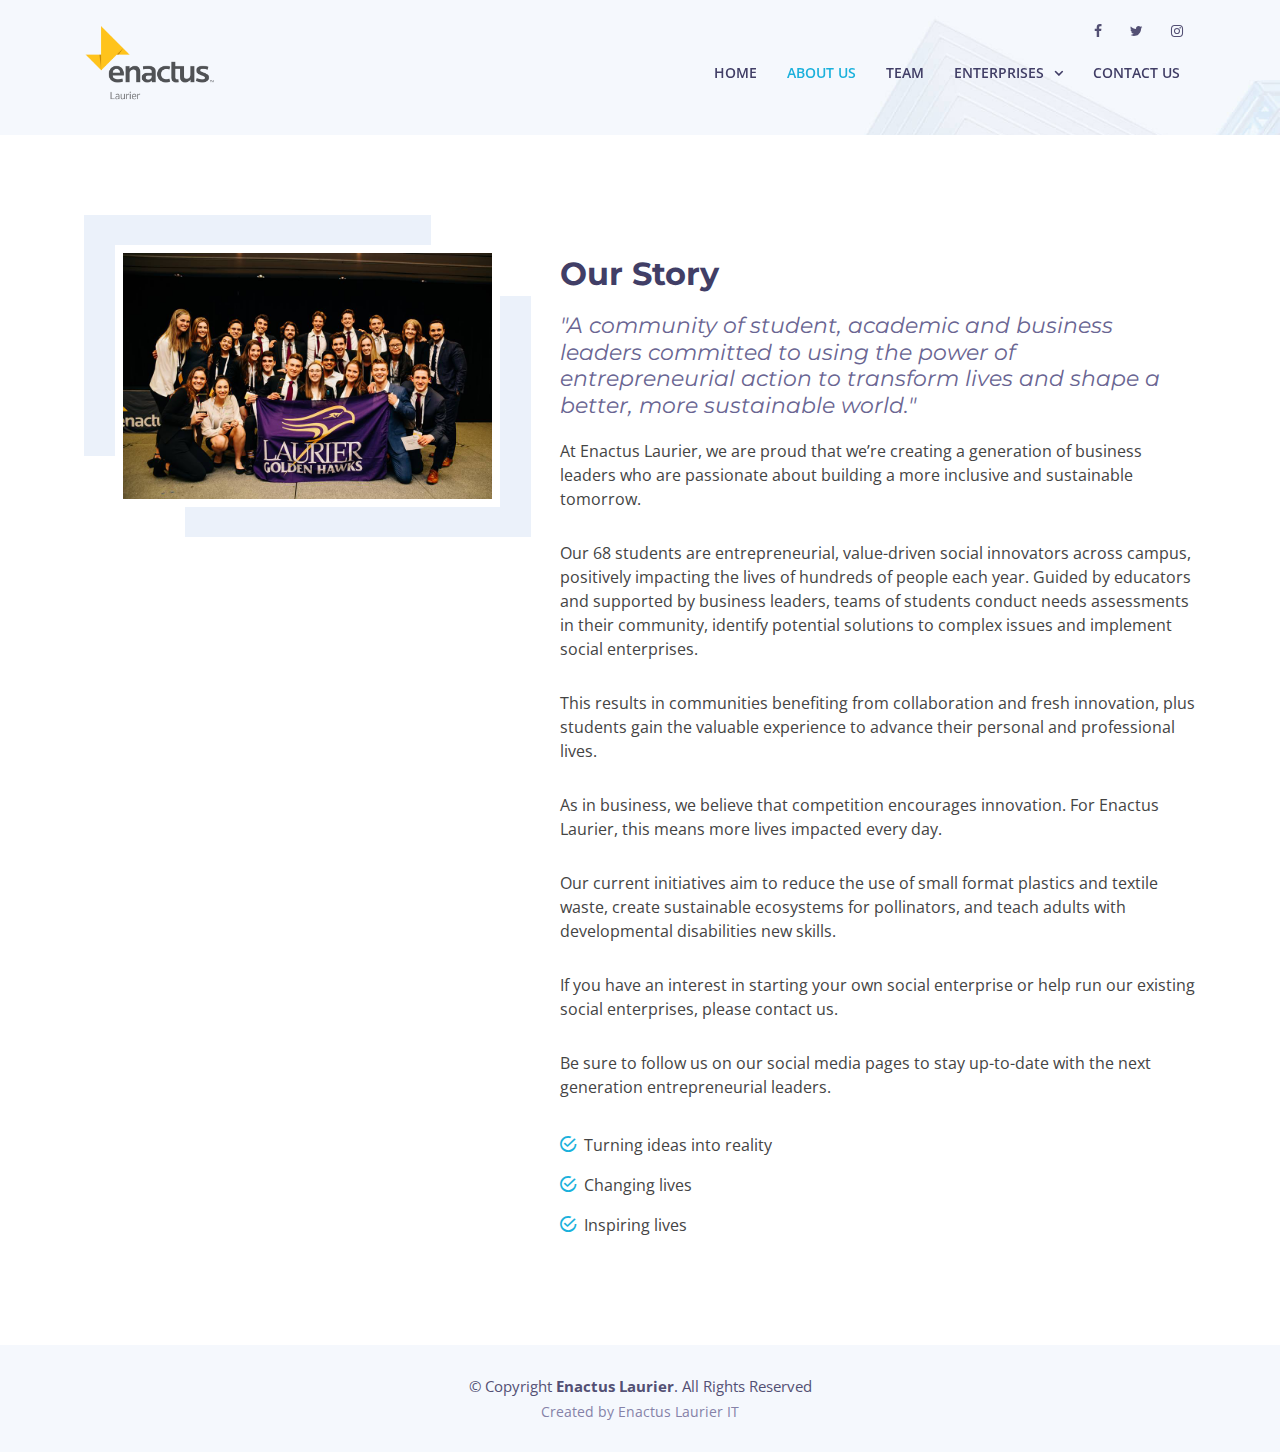
<file: about.html>
<!DOCTYPE html>
<html lang="en">
<head>
  <meta charset="utf-8">
  <title>Enactus Laurier - About Us</title>
  <meta content="width=device-width, initial-scale=1.0" name="viewport">
  <meta content="" name="keywords">
  <meta content="" name="description">


  <!-- Favicons -->
  <link rel="apple-touch-icon" sizes="57x57" href="img/apple-icon-57x57.png">
  <link rel="apple-touch-icon" sizes="60x60" href="img/apple-icon-60x60.png">
  <link rel="apple-touch-icon" sizes="72x72" href="img/apple-icon-72x72.png">
  <link rel="apple-touch-icon" sizes="76x76" href="img/apple-icon-76x76.png">
  <link rel="apple-touch-icon" sizes="114x114" href="img/apple-icon-114x114.png">
  <link rel="apple-touch-icon" sizes="120x120" href="img/apple-icon-120x120.png">
  <link rel="apple-touch-icon" sizes="144x144" href="img/apple-icon-144x144.png">
  <link rel="apple-touch-icon" sizes="152x152" href="img/apple-icon-152x152.png">
  <link rel="apple-touch-icon" sizes="180x180" href="img/apple-icon-180x180.png">
  <link rel="icon" type="image/png" sizes="192x192"  href="img/android-icon-192x192.png">
  <link rel="icon" type="image/png" sizes="32x32" href="img/favicon-32x32.png">
  <link rel="icon" type="image/png" sizes="96x96" href="img/favicon-96x96.png">
  <link rel="icon" type="image/png" sizes="16x16" href="img/favicon-16x16.png">
  <link rel="manifest" href="img/manifest.json">
  <meta name="msapplication-TileColor" content="#ffffff">
  <meta name="msapplication-TileImage" content="/ms-icon-144x144.png">
  <meta name="theme-color" content="#ffffff">

  <!-- Google Fonts -->
  <link href="https://fonts.googleapis.com/css?family=Open+Sans:300,300i,400,400i,500,600,700,700i|Montserrat:300,400,500,600,700" rel="stylesheet">

  <!-- Bootstrap CSS File -->
  <link href="lib/bootstrap/css/bootstrap.min.css" rel="stylesheet">

  <!-- Libraries CSS Files -->
  <link href="lib/font-awesome/css/font-awesome.min.css" rel="stylesheet">
  <link href="lib/animate/animate.min.css" rel="stylesheet">
  <link href="lib/ionicons/css/ionicons.min.css" rel="stylesheet">
  <link href="lib/owlcarousel/assets/owl.carousel.min.css" rel="stylesheet">
  <link href="lib/lightbox/css/lightbox.min.css" rel="stylesheet">

  <!-- Main Stylesheet File -->
  <link href="css/style.css" rel="stylesheet">
  <link href="css/slider.css" rel="stylesheet">

</head>

<body>
    <!--==========================
    Header
    ============================-->
    <header id="header">
      <div id="topbar">
        <div class="container">
          <div class="social-links">
              <a href="https://www.facebook.com/enactuswlu?fref=ts" class="facebook" target="_blank"><i class="fa fa-facebook"></i></a>
              <a href="https://twitter.com/enactuslaurier" class="twitter" target="_blank"><i class="fa fa-twitter"></i></a>
              <a href="https://www.instagram.com/enactuslaurier/" class="instagram" target="_blank"><i class="fa fa-instagram"></i></a>
            </div>
        </div>
      </div>
  
      <div class="container">
  
        <div class="logo float-left">
          <!-- Uncomment below if you prefer to use an image logo -->
          <!---<img src="img/logo.png"> -->
          <a href="index.html" class="scrollto"><img src="img/logo.png" alt="" class="img-fluid"></a>
        </div>
  
  
        <nav class="main-nav float-right d-none d-lg-block">
            <ul>
                <li><a href="index.html">Home</a></li>
                <li class="active"><a href="about.html">About Us</a></li>
                <li><a href="team.html">Team</a></li>
                <li class="drop-down"><a href="#">Enterprises</a>
                <ul>
                    <li><a href="earthsuds.html">EarthSuds</a></li>
                    <li><a href="pollination.html">Pollination</a></li>
                    <li><a href="mightyhawks.html">MightyHawks</a></li>
                    <li><a href="shredded.html">Shredded</a></li>
                    
                </ul>
                </li>
                <li><a href="contact.html">Contact Us</a></li>
            </ul>
        </nav><!-- .main-nav -->
        
      </div>
    </header><!-- #header -->
    <section id="top" class="clearfix">
    </section>
    <!--==========================
      About Us Section
    ============================-->
    <section id="about">
        <div class="container">
            <div class="row">

            <div class="col-lg-5 col-md-6">
                <div class="about-img">
                <img src="img/about-img.jpg" alt="">
                </div>
            </div>

            <div class="col-lg-7 col-md-6">
                <div class="about-content">
                <h2>Our Story</h2>
                <h3>"A community of student, academic and business leaders committed to using the power of entrepreneurial action to transform lives and shape a better, more sustainable world."</h3>
                <p>At Enactus Laurier, we are proud that we’re creating a generation of business leaders who are passionate about building a more inclusive and sustainable tomorrow. </p>
                <p> Our 68 students are entrepreneurial, value-driven social innovators across campus, positively impacting the lives of hundreds of people each year. Guided by educators and supported by business leaders, teams of students conduct needs assessments in their community, identify potential solutions to complex issues and implement social enterprises. </p>
                <p>This results in communities benefiting from collaboration and fresh innovation, plus students gain the valuable experience to advance their personal and professional lives. </p> 
                <p>As in business, we believe that competition encourages innovation. For Enactus Laurier, this means more lives impacted every day.</p>
                <p>Our current initiatives aim to reduce the use of small format plastics and textile waste, create sustainable ecosystems for pollinators, and teach adults with developmental disabilities new skills. </p>
                
                <p>If you have an interest in starting your own social enterprise or help run our existing social enterprises, please contact us.</p>
                <p>Be sure to follow us on our social media pages to stay up-to-date with the next generation entrepreneurial leaders.</p>
                <ul>
                    <li><i class="ion-android-checkmark-circle"></i> Turning ideas into reality</li>
                    <li><i class="ion-android-checkmark-circle"></i> Changing lives</li>
                    <li><i class="ion-android-checkmark-circle"></i> Inspiring lives</li>
                </ul>
                </div>
            </div>
            </div>

    </section><!-- #about -->
      
  <!--==========================
    Footer
  ============================-->
  <footer id="footer" class="section-bg">
    <div class="container">
      <div class="copyright">
        &copy; Copyright <strong>Enactus Laurier</strong>. All Rights Reserved
      </div>
      <div class="credits">
          Created by Enactus Laurier IT 
      </div>
    </div>
  </footer><!-- #footer -->

  <a href="#" class="back-to-top"><i class="fa fa-chevron-up"></i></a>
  <!-- Uncomment below i you want to use a preloader -->
  <!-- <div id="preloader"></div> -->

  <!-- JavaScript Libraries -->
  <script src="lib/jquery/jquery.min.js"></script>
  <script src="lib/jquery/jquery-migrate.min.js"></script>
  <script src="lib/bootstrap/js/bootstrap.bundle.min.js"></script>
  <script src="lib/easing/easing.min.js"></script>
  <script src="lib/mobile-nav/mobile-nav.js"></script>
  <script src="lib/wow/wow.min.js"></script>
  <script src="lib/waypoints/waypoints.min.js"></script>
  <script src="lib/counterup/counterup.min.js"></script>
  <script src="lib/owlcarousel/owl.carousel.min.js"></script>
  <script src="lib/isotope/isotope.pkgd.min.js"></script>
  <script src="lib/lightbox/js/lightbox.min.js"></script>
  <script src="js/app.js" charset="utf-8"></script>
  <!-- Contact Form JavaScript File -->
  <script src="contactform/contactform.js"></script>

  <!-- Template Main Javascript File -->
  <script src="js/main.js"></script>

</body>
</html>
</file>
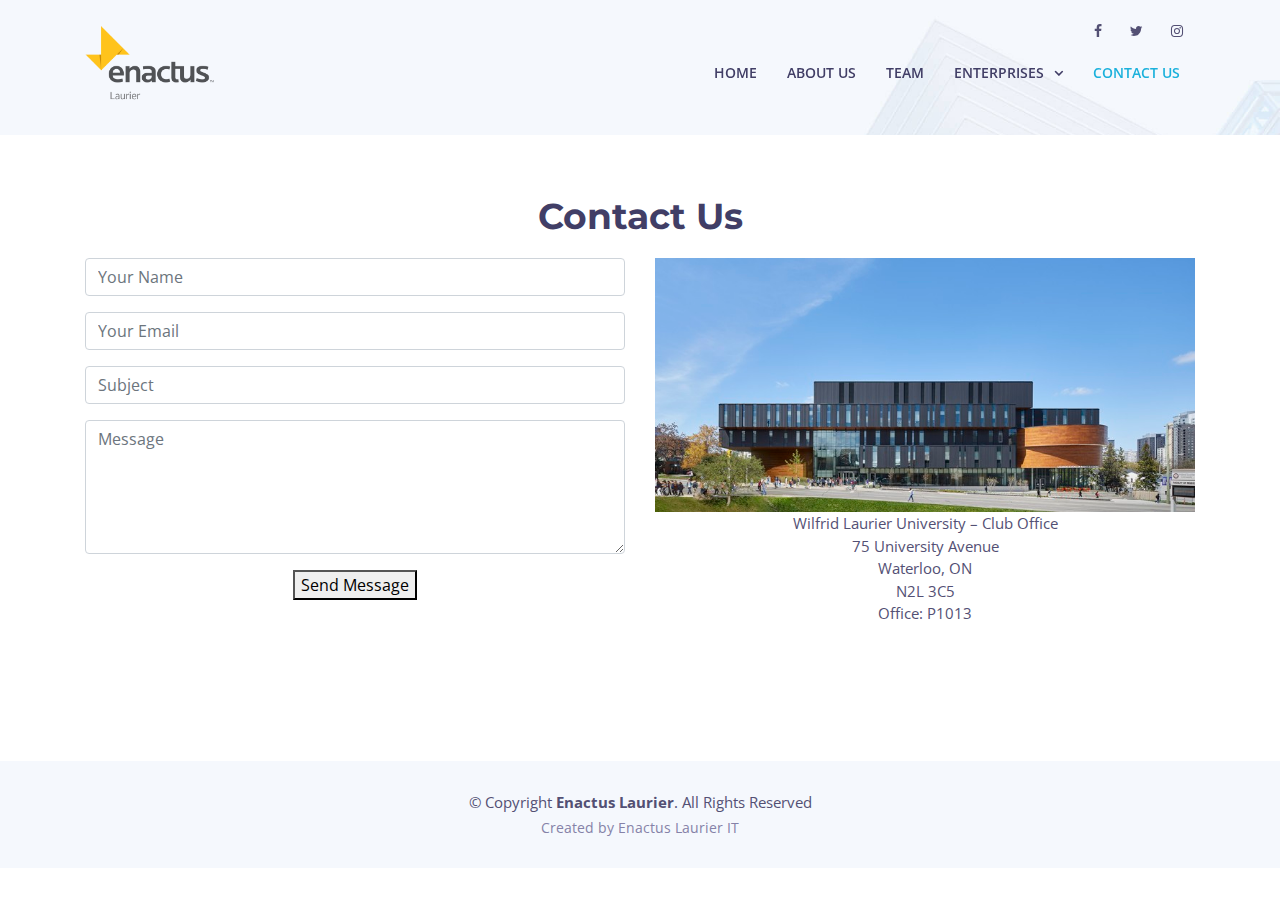
<file: contact.html>
<!DOCTYPE html>
<html lang="en">
<head>
  <meta charset="utf-8">
  <title>Enactus Laurier - Contact</title>
  <meta content="width=device-width, initial-scale=1.0" name="viewport">
  <meta content="" name="keywords">
  <meta content="" name="description">


  <!-- Favicons -->
  <link rel="apple-touch-icon" sizes="57x57" href="img/apple-icon-57x57.png">
  <link rel="apple-touch-icon" sizes="60x60" href="img/apple-icon-60x60.png">
  <link rel="apple-touch-icon" sizes="72x72" href="img/apple-icon-72x72.png">
  <link rel="apple-touch-icon" sizes="76x76" href="img/apple-icon-76x76.png">
  <link rel="apple-touch-icon" sizes="114x114" href="img/apple-icon-114x114.png">
  <link rel="apple-touch-icon" sizes="120x120" href="img/apple-icon-120x120.png">
  <link rel="apple-touch-icon" sizes="144x144" href="img/apple-icon-144x144.png">
  <link rel="apple-touch-icon" sizes="152x152" href="img/apple-icon-152x152.png">
  <link rel="apple-touch-icon" sizes="180x180" href="img/apple-icon-180x180.png">
  <link rel="icon" type="image/png" sizes="192x192"  href="img/android-icon-192x192.png">
  <link rel="icon" type="image/png" sizes="32x32" href="img/favicon-32x32.png">
  <link rel="icon" type="image/png" sizes="96x96" href="img/favicon-96x96.png">
  <link rel="icon" type="image/png" sizes="16x16" href="img/favicon-16x16.png">
  <link rel="manifest" href="img/manifest.json">
  <meta name="msapplication-TileColor" content="#ffffff">
  <meta name="msapplication-TileImage" content="/ms-icon-144x144.png">
  <meta name="theme-color" content="#ffffff">

  <!-- Google Fonts -->
  <link href="https://fonts.googleapis.com/css?family=Open+Sans:300,300i,400,400i,500,600,700,700i|Montserrat:300,400,500,600,700" rel="stylesheet">

  <!-- Bootstrap CSS File -->
  <link href="lib/bootstrap/css/bootstrap.min.css" rel="stylesheet">

  <!-- Libraries CSS Files -->
  <link href="lib/font-awesome/css/font-awesome.min.css" rel="stylesheet">
  <link href="lib/animate/animate.min.css" rel="stylesheet">
  <link href="lib/ionicons/css/ionicons.min.css" rel="stylesheet">
  <link href="lib/owlcarousel/assets/owl.carousel.min.css" rel="stylesheet">
  <link href="lib/lightbox/css/lightbox.min.css" rel="stylesheet">

  <!-- Main Stylesheet File -->
  <link href="css/style.css" rel="stylesheet">
  <link href="css/slider.css" rel="stylesheet">

</head>

<body>
    <!--==========================
    Header
    ============================-->
    <header id="header">
      <div id="topbar">
        <div class="container">
          <div class="social-links">
              <a href="https://www.facebook.com/enactuswlu?fref=ts" class="facebook" target="_blank"><i class="fa fa-facebook"></i></a>
              <a href="https://twitter.com/enactuslaurier" class="twitter" target="_blank"><i class="fa fa-twitter"></i></a>
              <a href="https://www.instagram.com/enactuslaurier/" class="instagram" target="_blank"><i class="fa fa-instagram"></i></a>
            </div>
        </div>
      </div>
  
      <div class="container">
  
        <div class="logo float-left">
          <!-- Uncomment below if you prefer to use an image logo -->
          <!---<img src="img/logo.png"> -->
          <a href="index.html" class="scrollto"><img src="img/logo.png" alt="" class="img-fluid"></a>
        </div>
  
  
        <nav class="main-nav float-right d-none d-lg-block">
            <ul>
                <li><a href="index.html">Home</a></li>
                <li><a href="about.html">About Us</a></li>
                <li><a href="team.html">Team</a></li>
                <li class="drop-down"><a href="#">Enterprises</a>
                <ul>
                    <li><a href="earthsuds.html">EarthSuds</a></li>
                    <li><a href="pollination.html">Pollination</a></li>
                    <li><a href="mightyhawks.html">MightyHawks</a></li>
                    <li><a href="shredded.html">Shredded</a></li>
                </ul>
                </li>
                <li class="active"><a href="contact.html">Contact Us</a></li>
            </ul>
        </nav><!-- .main-nav -->
        
      </div>
    </header><!-- #header -->
    <section id="top" class="clearfix">
    </section>
    <!--==========================
      Team Section
    ============================-->
    <section id="team">
        <div class="container">
            <div class="section-header">
                <h3>Contact Us</h3>
                <div class="row">
                    <div class="col-lg-6 form-group">
                        <div class="form">
                        <form action="mailto:mohammed.perves@enactuslaurier.ca" method="post" enctype="text/plain">
                            <div class="form-group">
                            <input type="text" name="name" class="form-control" id="name" placeholder="Your Name" data-rule="minlen:4" data-msg="Please enter at least 4 chars" />
                            <div class="validation"></div>
                            </div>
                            <div class="form-group">
                            <input type="email" class="form-control" name="email" id="email" placeholder="Your Email" data-rule="email" data-msg="Please enter a valid email" />
                            <div class="validation"></div>
                            </div>
                            <div class="form-group">
                            <input type="text" class="form-control" name="subject" id="subject" placeholder="Subject" data-rule="minlen:4" data-msg="Please enter at least 8 chars of subject" />
                            <div class="validation"></div>
                            </div>
                            <div class="form-group">
                            <textarea class="form-control" name="message" rows="5" data-rule="required" data-msg="Please write something for us" placeholder="Message"></textarea>
                            <div class="validation"></div>
                            </div>
                            <div id="errormessage"></div>
                            <div class="text-center"><button type="submit" title="Send Message">Send Message</button></div>
                        </form>
                        </div>
                    </div>
                    <div class="col-lg-6 form-group">
                        <img src="img/lazz.jpg" id="office-info">
                        <p> Wilfrid Laurier University – Club Office <br>
                            75 University Avenue <br>
                            Waterloo, ON <br>
                            N2L 3C5 <br>
                            Office: P1013
                        </p>
                    </div>
                </div>
            </div>
        </div>
    </section><!-- #team -->
<!--==========================
    Footer
  ============================-->
  <footer id="footer" class="section-bg">
    <div class="container">
      <div class="copyright">
        &copy; Copyright <strong>Enactus Laurier</strong>. All Rights Reserved
      </div>
      <div class="credits">
        Created by Enactus Laurier IT 
      </div>
    </div>
  </footer><!-- #footer -->

  <a href="#" class="back-to-top"><i class="fa fa-chevron-up"></i></a>
  <!-- Uncomment below i you want to use a preloader -->
  <!-- <div id="preloader"></div> -->

  <!-- JavaScript Libraries -->
  <script src="lib/jquery/jquery.min.js"></script>
  <script src="lib/jquery/jquery-migrate.min.js"></script>
  <script src="lib/bootstrap/js/bootstrap.bundle.min.js"></script>
  <script src="lib/easing/easing.min.js"></script>
  <script src="lib/mobile-nav/mobile-nav.js"></script>
  <script src="lib/wow/wow.min.js"></script>
  <script src="lib/waypoints/waypoints.min.js"></script>
  <script src="lib/counterup/counterup.min.js"></script>
  <script src="lib/owlcarousel/owl.carousel.min.js"></script>
  <script src="lib/isotope/isotope.pkgd.min.js"></script>
  <script src="lib/lightbox/js/lightbox.min.js"></script>
  <script src="js/app.js" charset="utf-8"></script>
  <!-- Contact Form JavaScript File -->
  <script src="contactform/contactform.js"></script>

  <!-- Template Main Javascript File -->
  <script src="js/main.js"></script>

</body>
</html>
</file>
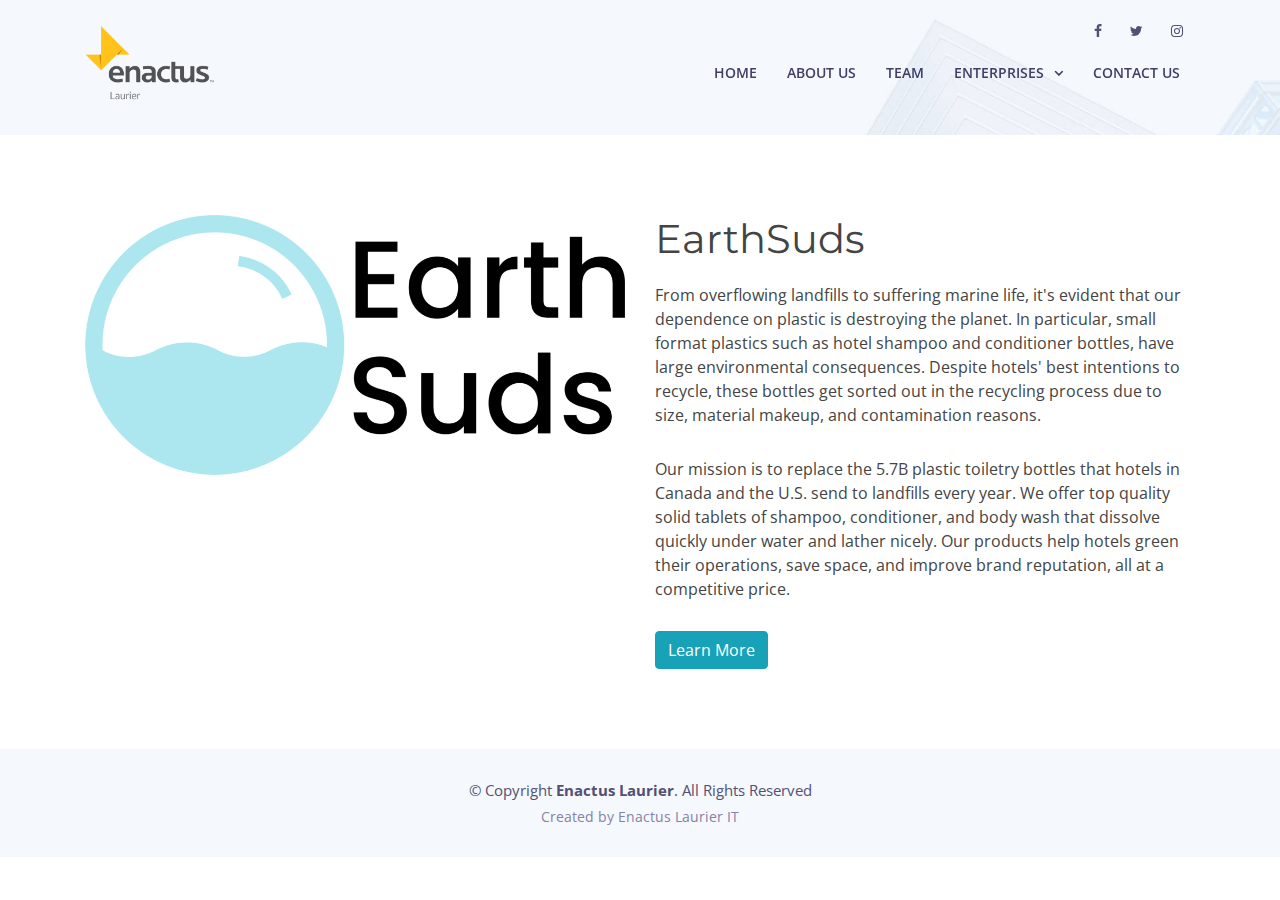
<file: earthsuds.html>
<!DOCTYPE html>
<html lang="en">
<head>
  <meta charset="utf-8">
  <title>Enactus Laurier - EarthSuds</title>
  <meta content="width=device-width, initial-scale=1.0" name="viewport">
  <meta content="" name="keywords">
  <meta content="" name="description">


  <!-- Favicons -->
  <link rel="apple-touch-icon" sizes="57x57" href="img/apple-icon-57x57.png">
  <link rel="apple-touch-icon" sizes="60x60" href="img/apple-icon-60x60.png">
  <link rel="apple-touch-icon" sizes="72x72" href="img/apple-icon-72x72.png">
  <link rel="apple-touch-icon" sizes="76x76" href="img/apple-icon-76x76.png">
  <link rel="apple-touch-icon" sizes="114x114" href="img/apple-icon-114x114.png">
  <link rel="apple-touch-icon" sizes="120x120" href="img/apple-icon-120x120.png">
  <link rel="apple-touch-icon" sizes="144x144" href="img/apple-icon-144x144.png">
  <link rel="apple-touch-icon" sizes="152x152" href="img/apple-icon-152x152.png">
  <link rel="apple-touch-icon" sizes="180x180" href="img/apple-icon-180x180.png">
  <link rel="icon" type="image/png" sizes="192x192"  href="img/android-icon-192x192.png">
  <link rel="icon" type="image/png" sizes="32x32" href="img/favicon-32x32.png">
  <link rel="icon" type="image/png" sizes="96x96" href="img/favicon-96x96.png">
  <link rel="icon" type="image/png" sizes="16x16" href="img/favicon-16x16.png">
  <link rel="manifest" href="img/manifest.json">
  <meta name="msapplication-TileColor" content="#ffffff">
  <meta name="msapplication-TileImage" content="/ms-icon-144x144.png">
  <meta name="theme-color" content="#ffffff">

  <!-- Google Fonts -->
  <link href="https://fonts.googleapis.com/css?family=Open+Sans:300,300i,400,400i,500,600,700,700i|Montserrat:300,400,500,600,700" rel="stylesheet">

  <!-- Bootstrap CSS File -->
  <link href="lib/bootstrap/css/bootstrap.min.css" rel="stylesheet">

  <!-- Libraries CSS Files -->
  <link href="lib/font-awesome/css/font-awesome.min.css" rel="stylesheet">
  <link href="lib/animate/animate.min.css" rel="stylesheet">
  <link href="lib/ionicons/css/ionicons.min.css" rel="stylesheet">
  <link href="lib/owlcarousel/assets/owl.carousel.min.css" rel="stylesheet">
  <link href="lib/lightbox/css/lightbox.min.css" rel="stylesheet">

  <!-- Main Stylesheet File -->
  <link href="css/style.css" rel="stylesheet">
  <link href="css/slider.css" rel="stylesheet">

</head>

<body>
    <!--==========================
    Header
    ============================-->
    <header id="header">
      <div id="topbar">
        <div class="container">
          <div class="social-links">
              <a href="https://www.facebook.com/enactuswlu?fref=ts" class="facebook" target="_blank"><i class="fa fa-facebook"></i></a>
              <a href="https://twitter.com/enactuslaurier" class="twitter" target="_blank"><i class="fa fa-twitter"></i></a>
              <a href="https://www.instagram.com/enactuslaurier/" class="instagram" target="_blank"><i class="fa fa-instagram"></i></a>
            </div>
        </div>
      </div>
  
      <div class="container">
  
        <div class="logo float-left">
          <!-- Uncomment below if you prefer to use an image logo -->
          <!---<img src="img/logo.png"> -->
          <a href="index.html" class="scrollto"><img src="img/logo.png" alt="" class="img-fluid"></a>
        </div>
  
  
        <nav class="main-nav float-right d-none d-lg-block">
            <ul>
                <li><a href="index.html">Home</a></li>
                <li><a href="about.html">About Us</a></li>
                <li><a href="team.html">Team</a></li>
                <li class="drop-down"><a href="#">Enterprises</a>
                <ul>
                    <li class="active"><a href="earthsuds.html">EarthSuds</a></li>
                    <li><a href="pollination.html">Pollination</a></li>
                    <li><a href="mightyhawks.html">MightyHawks</a></li>
                    <li><a href="shredded.html">Shredded</a></li>
                </ul>
                </li>
                <li><a href="contact.html">Contact Us</a></li>
            </ul>
        </nav><!-- .main-nav -->
        
      </div>
    </header><!-- #header -->
    <section id="top" class="clearfix">
    </section>
    <!--==========================
      Features Section
    ============================-->
    <section id="features">
            <div class="container">
              <div class="row feature-item">
                <div class="col-lg-6 wow fadeInUp">
                  <img src="img/es-logo2.png" class="img-fluid" alt="EarthSuds">
                </div>
                <div class="col-lg-6 wow fadeInUp pt-5 pt-lg-0">
                  <h1>EarthSuds</h1>
                  <p>
                    From overflowing landfills to suffering marine life, it's evident that our dependence on plastic is destroying the planet. In particular, small format plastics such as hotel shampoo and conditioner bottles, have large environmental consequences. Despite hotels' best intentions to recycle, these bottles get sorted out in the recycling process due to size, material makeup, and contamination reasons.
                  </p>
                  <p>
                    Our mission is to replace the 5.7B plastic toiletry bottles that hotels in Canada and the U.S. send to landfills every year. We offer top quality solid tablets of shampoo, conditioner, and body wash that dissolve quickly under water and lather nicely. Our products help hotels green their operations, save space, and improve brand reputation, all at a competitive price.
                  </p>
                  <a href="https://earthsuds.co" target="_blank"><button type="button" class="btn btn-info">Learn More</button></a>
                </div>
              </div>
            </div>
          </section><!-- #about -->
 <!--==========================
    Footer
  ============================-->
  <footer id="footer" class="section-bg">
    <div class="container">
      <div class="copyright">
        &copy; Copyright <strong>Enactus Laurier</strong>. All Rights Reserved
      </div>
      <div class="credits">
        Created by Enactus Laurier IT       
      </div>
    </div>
  </footer><!-- #footer -->

  <a href="#" class="back-to-top"><i class="fa fa-chevron-up"></i></a>
  <!-- Uncomment below i you want to use a preloader -->
  <!-- <div id="preloader"></div> -->

  <!-- JavaScript Libraries -->
  <script src="lib/jquery/jquery.min.js"></script>
  <script src="lib/jquery/jquery-migrate.min.js"></script>
  <script src="lib/bootstrap/js/bootstrap.bundle.min.js"></script>
  <script src="lib/easing/easing.min.js"></script>
  <script src="lib/mobile-nav/mobile-nav.js"></script>
  <script src="lib/wow/wow.min.js"></script>
  <script src="lib/waypoints/waypoints.min.js"></script>
  <script src="lib/counterup/counterup.min.js"></script>
  <script src="lib/owlcarousel/owl.carousel.min.js"></script>
  <script src="lib/isotope/isotope.pkgd.min.js"></script>
  <script src="lib/lightbox/js/lightbox.min.js"></script>
  <script src="js/app.js" charset="utf-8"></script>
  <!-- Contact Form JavaScript File -->
  <script src="contactform/contactform.js"></script>

  <!-- Template Main Javascript File -->
  <script src="js/main.js"></script>

</body>
</html>
</file>
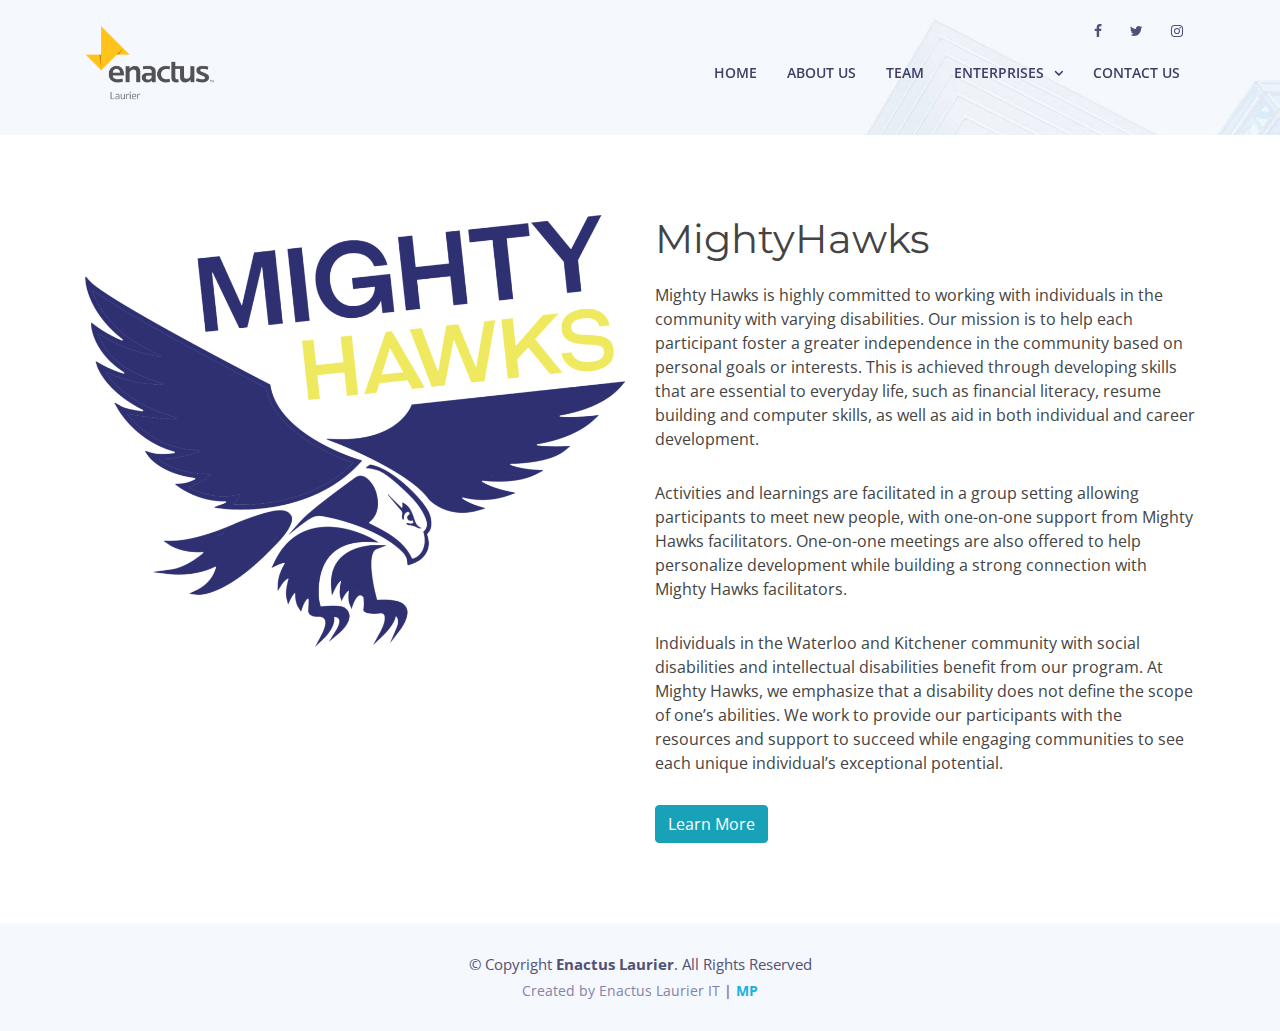
<file: mightyhawks.html>
<!DOCTYPE html>
<html lang="en">
<head>
  <meta charset="utf-8">
  <title>Enactus Laurier - MightyHawks</title>
  <meta content="width=device-width, initial-scale=1.0" name="viewport">
  <meta content="" name="keywords">
  <meta content="" name="description">


  <!-- Favicons -->
  <link rel="apple-touch-icon" sizes="57x57" href="img/apple-icon-57x57.png">
  <link rel="apple-touch-icon" sizes="60x60" href="img/apple-icon-60x60.png">
  <link rel="apple-touch-icon" sizes="72x72" href="img/apple-icon-72x72.png">
  <link rel="apple-touch-icon" sizes="76x76" href="img/apple-icon-76x76.png">
  <link rel="apple-touch-icon" sizes="114x114" href="img/apple-icon-114x114.png">
  <link rel="apple-touch-icon" sizes="120x120" href="img/apple-icon-120x120.png">
  <link rel="apple-touch-icon" sizes="144x144" href="img/apple-icon-144x144.png">
  <link rel="apple-touch-icon" sizes="152x152" href="img/apple-icon-152x152.png">
  <link rel="apple-touch-icon" sizes="180x180" href="img/apple-icon-180x180.png">
  <link rel="icon" type="image/png" sizes="192x192"  href="img/android-icon-192x192.png">
  <link rel="icon" type="image/png" sizes="32x32" href="img/favicon-32x32.png">
  <link rel="icon" type="image/png" sizes="96x96" href="img/favicon-96x96.png">
  <link rel="icon" type="image/png" sizes="16x16" href="img/favicon-16x16.png">
  <link rel="manifest" href="img/manifest.json">
  <meta name="msapplication-TileColor" content="#ffffff">
  <meta name="msapplication-TileImage" content="/ms-icon-144x144.png">
  <meta name="theme-color" content="#ffffff">

  <!-- Google Fonts -->
  <link href="https://fonts.googleapis.com/css?family=Open+Sans:300,300i,400,400i,500,600,700,700i|Montserrat:300,400,500,600,700" rel="stylesheet">

  <!-- Bootstrap CSS File -->
  <link href="lib/bootstrap/css/bootstrap.min.css" rel="stylesheet">

  <!-- Libraries CSS Files -->
  <link href="lib/font-awesome/css/font-awesome.min.css" rel="stylesheet">
  <link href="lib/animate/animate.min.css" rel="stylesheet">
  <link href="lib/ionicons/css/ionicons.min.css" rel="stylesheet">
  <link href="lib/owlcarousel/assets/owl.carousel.min.css" rel="stylesheet">
  <link href="lib/lightbox/css/lightbox.min.css" rel="stylesheet">

  <!-- Main Stylesheet File -->
  <link href="css/style.css" rel="stylesheet">
  <link href="css/slider.css" rel="stylesheet">

</head>

<body>
    <!--==========================
    Header
    ============================-->
    <header id="header">
      <div id="topbar">
        <div class="container">
          <div class="social-links">
              <a href="https://www.facebook.com/enactuswlu?fref=ts" class="facebook" target="_blank"><i class="fa fa-facebook"></i></a>
              <a href="https://twitter.com/enactuslaurier" class="twitter" target="_blank"><i class="fa fa-twitter"></i></a>
              <a href="https://www.instagram.com/enactuslaurier/" class="instagram" target="_blank"><i class="fa fa-instagram"></i></a>
            </div>
        </div>
      </div>
  
      <div class="container">
  
        <div class="logo float-left">
          <!-- Uncomment below if you prefer to use an image logo -->
          <!---<img src="img/logo.png"> -->
          <a href="index.html" class="scrollto"><img src="img/logo.png" alt="" class="img-fluid"></a>
        </div>
  
  
        <nav class="main-nav float-right d-none d-lg-block">
            <ul>
                <li><a href="index.html">Home</a></li>
                <li><a href="about.html">About Us</a></li>
                <li><a href="team.html">Team</a></li>
                <li class="drop-down"><a href="#">Enterprises</a>
                <ul>
                    <li><a href="earthsuds.html">EarthSuds</a></li>
                    <li><a href="pollination.html">Pollination</a></li>
                    <li class="active"><a href="mightyhawks.html">MightyHawks</a></li>
                    <li><a href="shredded.html">Shredded</a></li>
                </ul>
                </li>
                <li><a href="contact.html">Contact Us</a></li>
            </ul>
        </nav><!-- .main-nav -->
        
      </div>
    </header><!-- #header -->
    <section id="top" class="clearfix">
    </section>
    <!--==========================
      Features Section
    ============================-->
    <section id="features">
            <div class="container">
              <div class="row feature-item">
                <div class="col-lg-6 wow fadeInUp">
                  <img src="img/mh-logo.png" class="img-fluid" alt="MightyHawks">
                </div>
                <div class="col-lg-6 wow fadeInUp pt-5 pt-lg-0">
                  <h1>MightyHawks</h1>
                  <p>
                        Mighty Hawks is highly committed to working with individuals in the community with varying disabilities. Our mission is to help each participant foster a greater independence in the community based on personal goals or interests. This is achieved through developing skills that are essential to everyday life, such as financial literacy, resume building and computer skills, as well as aid in both individual and career development.   </p>
                  <p>
                        Activities and learnings are facilitated in a group setting allowing participants to meet new people, with one-on-one support from Mighty Hawks facilitators. One-on-one meetings are also offered to help personalize development while building a strong connection with Mighty Hawks facilitators.
                  </p>
                  <p>Individuals in the Waterloo and Kitchener community with social disabilities and intellectual disabilities benefit from our program. At Mighty Hawks, we emphasize that a disability does not define the scope of one’s abilities. We work to provide our participants with the resources and support to succeed while engaging communities to see each unique individual’s exceptional potential.
                    </p>
                  <a href="#" target="_blank"><button type="button" class="btn btn-info">Learn More</button></a>
                </div>
              </div>
            </div>
          </section><!-- #about -->
 <!--==========================
    Footer
  ============================-->
  <footer id="footer" class="section-bg">
    <div class="container">
      <div class="copyright">
        &copy; Copyright <strong>Enactus Laurier</strong>. All Rights Reserved
      </div>
      <div class="credits">
            Created by Enactus Laurier IT <b>|</b> <a href="http://pmoe7.com" target="_blank"><b>MP</b></a>        
      </div>
    </div>
  </footer><!-- #footer -->

  <a href="#" class="back-to-top"><i class="fa fa-chevron-up"></i></a>
  <!-- Uncomment below i you want to use a preloader -->
  <!-- <div id="preloader"></div> -->

  <!-- JavaScript Libraries -->
  <script src="lib/jquery/jquery.min.js"></script>
  <script src="lib/jquery/jquery-migrate.min.js"></script>
  <script src="lib/bootstrap/js/bootstrap.bundle.min.js"></script>
  <script src="lib/easing/easing.min.js"></script>
  <script src="lib/mobile-nav/mobile-nav.js"></script>
  <script src="lib/wow/wow.min.js"></script>
  <script src="lib/waypoints/waypoints.min.js"></script>
  <script src="lib/counterup/counterup.min.js"></script>
  <script src="lib/owlcarousel/owl.carousel.min.js"></script>
  <script src="lib/isotope/isotope.pkgd.min.js"></script>
  <script src="lib/lightbox/js/lightbox.min.js"></script>
  <script src="js/app.js" charset="utf-8"></script>
  <!-- Contact Form JavaScript File -->
  <script src="contactform/contactform.js"></script>

  <!-- Template Main Javascript File -->
  <script src="js/main.js"></script>

</body>
</html>
</file>
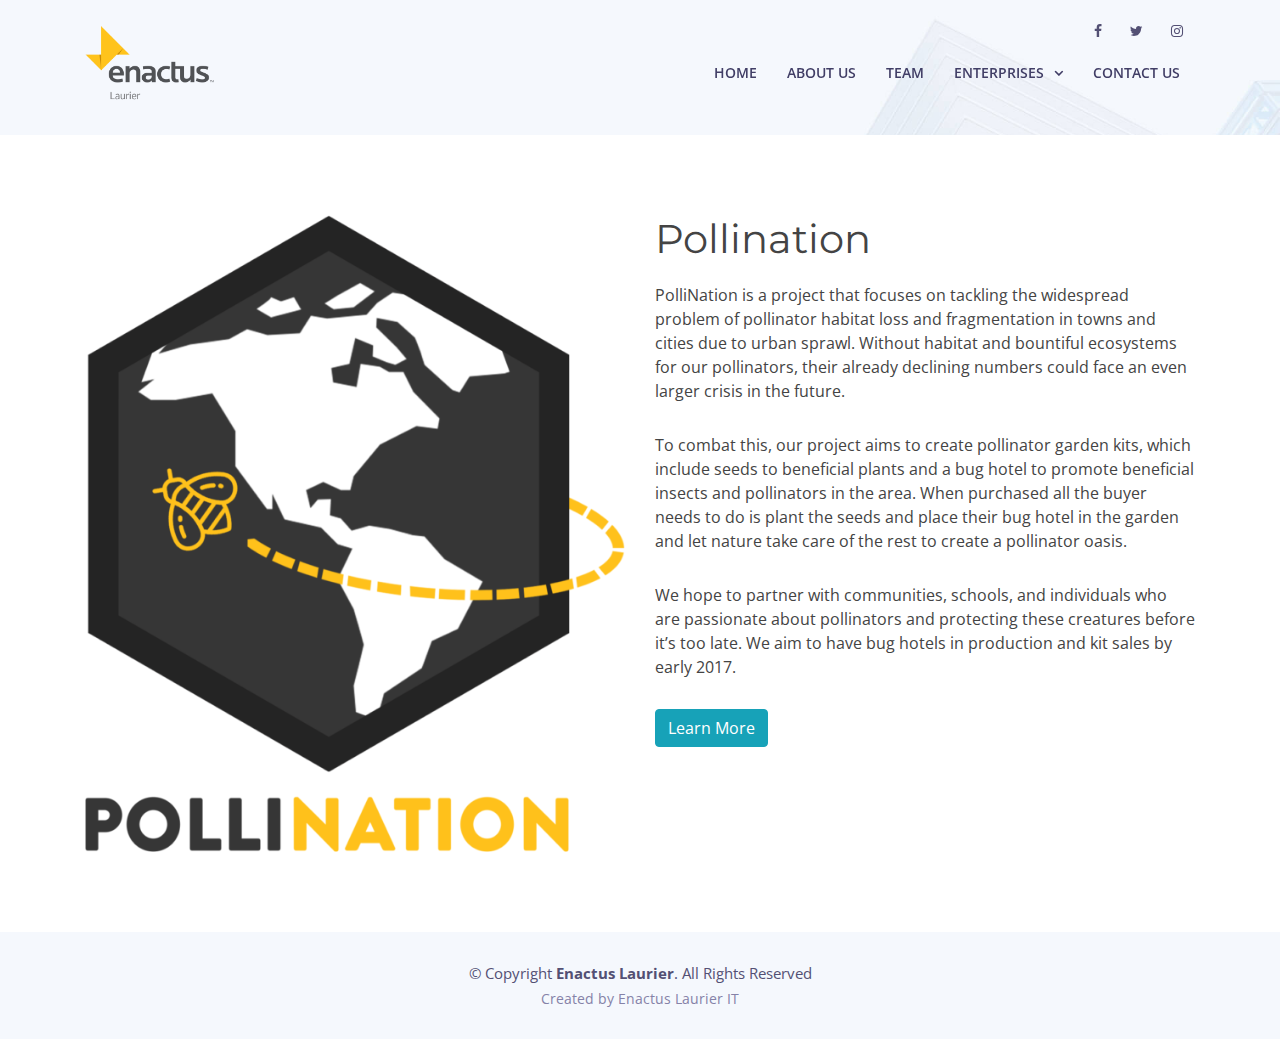
<file: pollination.html>
<!DOCTYPE html>
<html lang="en">
<head>
  <meta charset="utf-8">
  <title>Enactus Laurier - PolliNation</title>
  <meta content="width=device-width, initial-scale=1.0" name="viewport">
  <meta content="" name="keywords">
  <meta content="" name="description">


  <!-- Favicons -->
  <link rel="apple-touch-icon" sizes="57x57" href="img/apple-icon-57x57.png">
  <link rel="apple-touch-icon" sizes="60x60" href="img/apple-icon-60x60.png">
  <link rel="apple-touch-icon" sizes="72x72" href="img/apple-icon-72x72.png">
  <link rel="apple-touch-icon" sizes="76x76" href="img/apple-icon-76x76.png">
  <link rel="apple-touch-icon" sizes="114x114" href="img/apple-icon-114x114.png">
  <link rel="apple-touch-icon" sizes="120x120" href="img/apple-icon-120x120.png">
  <link rel="apple-touch-icon" sizes="144x144" href="img/apple-icon-144x144.png">
  <link rel="apple-touch-icon" sizes="152x152" href="img/apple-icon-152x152.png">
  <link rel="apple-touch-icon" sizes="180x180" href="img/apple-icon-180x180.png">
  <link rel="icon" type="image/png" sizes="192x192"  href="img/android-icon-192x192.png">
  <link rel="icon" type="image/png" sizes="32x32" href="img/favicon-32x32.png">
  <link rel="icon" type="image/png" sizes="96x96" href="img/favicon-96x96.png">
  <link rel="icon" type="image/png" sizes="16x16" href="img/favicon-16x16.png">
  <link rel="manifest" href="img/manifest.json">
  <meta name="msapplication-TileColor" content="#ffffff">
  <meta name="msapplication-TileImage" content="/ms-icon-144x144.png">
  <meta name="theme-color" content="#ffffff">

  <!-- Google Fonts -->
  <link href="https://fonts.googleapis.com/css?family=Open+Sans:300,300i,400,400i,500,600,700,700i|Montserrat:300,400,500,600,700" rel="stylesheet">

  <!-- Bootstrap CSS File -->
  <link href="lib/bootstrap/css/bootstrap.min.css" rel="stylesheet">

  <!-- Libraries CSS Files -->
  <link href="lib/font-awesome/css/font-awesome.min.css" rel="stylesheet">
  <link href="lib/animate/animate.min.css" rel="stylesheet">
  <link href="lib/ionicons/css/ionicons.min.css" rel="stylesheet">
  <link href="lib/owlcarousel/assets/owl.carousel.min.css" rel="stylesheet">
  <link href="lib/lightbox/css/lightbox.min.css" rel="stylesheet">

  <!-- Main Stylesheet File -->
  <link href="css/style.css" rel="stylesheet">
  <link href="css/slider.css" rel="stylesheet">

</head>

<body>
    <!--==========================
    Header
    ============================-->
    <header id="header">
      <div id="topbar">
        <div class="container">
          <div class="social-links">
              <a href="https://www.facebook.com/enactuswlu?fref=ts" class="facebook" target="_blank"><i class="fa fa-facebook"></i></a>
              <a href="https://twitter.com/enactuslaurier" class="twitter" target="_blank"><i class="fa fa-twitter"></i></a>
              <a href="https://www.instagram.com/enactuslaurier/" class="instagram" target="_blank"><i class="fa fa-instagram"></i></a>
            </div>
        </div>
      </div>
  
      <div class="container">
  
        <div class="logo float-left">
          <!-- Uncomment below if you prefer to use an image logo -->
          <!---<img src="img/logo.png"> -->
          <a href="index.html" class="scrollto"><img src="img/logo.png" alt="" class="img-fluid"></a>
        </div>
  
  
        <nav class="main-nav float-right d-none d-lg-block">
            <ul>
                <li><a href="index.html">Home</a></li>
                <li><a href="about.html">About Us</a></li>
                <li><a href="team.html">Team</a></li>
                <li class="drop-down"><a href="#">Enterprises</a>
                <ul>
                    <li><a href="earthsuds.html">EarthSuds</a></li>
                    <li class="active"><a href="pollination.html">Pollination</a></li>
                    <li><a href="mightyhawks.html">MightyHawks</a></li>
                    <li><a href="shredded.html">Shredded</a></li>
                </ul>
                </li>
                <li><a href="contact.html">Contact Us</a></li>
            </ul>
        </nav><!-- .main-nav -->
        
      </div>
    </header><!-- #header -->
    <section id="top" class="clearfix">
    </section>
    <!--==========================
      Features Section
    ============================-->
    <section id="features">
            <div class="container">
              <div class="row feature-item">
                <div class="col-lg-6 wow fadeInUp">
                  <img src="img/p-logo.png" class="img-fluid" alt="PolliNation">
                </div>
                <div class="col-lg-6 wow fadeInUp pt-5 pt-lg-0">
                  <h1>Pollination</h1>
                  <p>
PolliNation is a project that focuses on tackling the widespread problem of pollinator habitat loss and fragmentation in towns and cities due to urban sprawl. Without habitat and bountiful ecosystems for our pollinators, their already declining numbers could face an even larger crisis in the future.
                  </p>
                  <p>
                    To combat this, our project aims to create pollinator garden kits, which include seeds to beneficial plants and a bug hotel to promote beneficial insects and pollinators in the area. When purchased all the buyer needs to do is plant the seeds and place their bug hotel in the garden and let nature take care of the rest to create a pollinator oasis.
                  </p>
                  <p>We hope to partner with communities, schools, and individuals who are passionate about pollinators and protecting these creatures before it’s too late. We aim to have bug hotels in production and kit sales by early 2017.</p>
                  <a href="#" target="_blank"><button type="button" class="btn btn-info">Learn More</button></a>
                </div>
              </div>
            </div>
          </section><!-- #about -->
 <!--==========================
    Footer
  ============================-->
  <footer id="footer" class="section-bg">
    <div class="container">
      <div class="copyright">
        &copy; Copyright <strong>Enactus Laurier</strong>. All Rights Reserved
      </div>
      <div class="credits">
            Created by Enactus Laurier IT      
      </div>
    </div>
  </footer><!-- #footer -->

  <a href="#" class="back-to-top"><i class="fa fa-chevron-up"></i></a>
  <!-- Uncomment below i you want to use a preloader -->
  <!-- <div id="preloader"></div> -->

  <!-- JavaScript Libraries -->
  <script src="lib/jquery/jquery.min.js"></script>
  <script src="lib/jquery/jquery-migrate.min.js"></script>
  <script src="lib/bootstrap/js/bootstrap.bundle.min.js"></script>
  <script src="lib/easing/easing.min.js"></script>
  <script src="lib/mobile-nav/mobile-nav.js"></script>
  <script src="lib/wow/wow.min.js"></script>
  <script src="lib/waypoints/waypoints.min.js"></script>
  <script src="lib/counterup/counterup.min.js"></script>
  <script src="lib/owlcarousel/owl.carousel.min.js"></script>
  <script src="lib/isotope/isotope.pkgd.min.js"></script>
  <script src="lib/lightbox/js/lightbox.min.js"></script>
  <script src="js/app.js" charset="utf-8"></script>
  <!-- Contact Form JavaScript File -->
  <script src="contactform/contactform.js"></script>

  <!-- Template Main Javascript File -->
  <script src="js/main.js"></script>

</body>
</html>
</file>
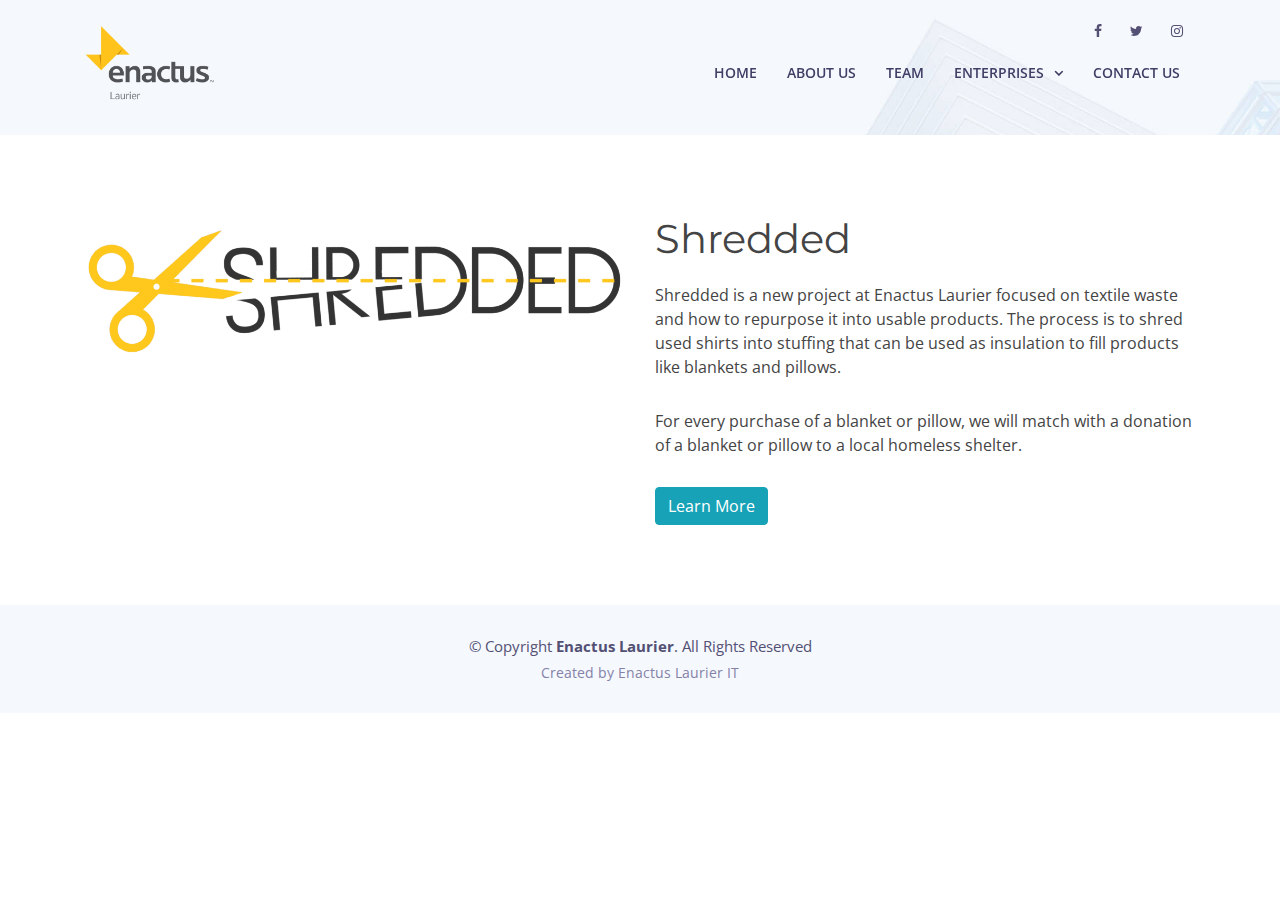
<file: shredded.html>
<!DOCTYPE html>
<html lang="en">
<head>
  <meta charset="utf-8">
  <title>Enactus Laurier - Shredded</title>
  <meta content="width=device-width, initial-scale=1.0" name="viewport">
  <meta content="" name="keywords">
  <meta content="" name="description">


  <!-- Favicons -->
  <link rel="apple-touch-icon" sizes="57x57" href="img/apple-icon-57x57.png">
  <link rel="apple-touch-icon" sizes="60x60" href="img/apple-icon-60x60.png">
  <link rel="apple-touch-icon" sizes="72x72" href="img/apple-icon-72x72.png">
  <link rel="apple-touch-icon" sizes="76x76" href="img/apple-icon-76x76.png">
  <link rel="apple-touch-icon" sizes="114x114" href="img/apple-icon-114x114.png">
  <link rel="apple-touch-icon" sizes="120x120" href="img/apple-icon-120x120.png">
  <link rel="apple-touch-icon" sizes="144x144" href="img/apple-icon-144x144.png">
  <link rel="apple-touch-icon" sizes="152x152" href="img/apple-icon-152x152.png">
  <link rel="apple-touch-icon" sizes="180x180" href="img/apple-icon-180x180.png">
  <link rel="icon" type="image/png" sizes="192x192"  href="img/android-icon-192x192.png">
  <link rel="icon" type="image/png" sizes="32x32" href="img/favicon-32x32.png">
  <link rel="icon" type="image/png" sizes="96x96" href="img/favicon-96x96.png">
  <link rel="icon" type="image/png" sizes="16x16" href="img/favicon-16x16.png">
  <link rel="manifest" href="img/manifest.json">
  <meta name="msapplication-TileColor" content="#ffffff">
  <meta name="msapplication-TileImage" content="/ms-icon-144x144.png">
  <meta name="theme-color" content="#ffffff">

  <!-- Google Fonts -->
  <link href="https://fonts.googleapis.com/css?family=Open+Sans:300,300i,400,400i,500,600,700,700i|Montserrat:300,400,500,600,700" rel="stylesheet">

  <!-- Bootstrap CSS File -->
  <link href="lib/bootstrap/css/bootstrap.min.css" rel="stylesheet">

  <!-- Libraries CSS Files -->
  <link href="lib/font-awesome/css/font-awesome.min.css" rel="stylesheet">
  <link href="lib/animate/animate.min.css" rel="stylesheet">
  <link href="lib/ionicons/css/ionicons.min.css" rel="stylesheet">
  <link href="lib/owlcarousel/assets/owl.carousel.min.css" rel="stylesheet">
  <link href="lib/lightbox/css/lightbox.min.css" rel="stylesheet">

  <!-- Main Stylesheet File -->
  <link href="css/style.css" rel="stylesheet">
  <link href="css/slider.css" rel="stylesheet">

</head>

<body>
    <!--==========================
    Header
    ============================-->
    <header id="header">
      <div id="topbar">
        <div class="container">
          <div class="social-links">
              <a href="https://www.facebook.com/enactuswlu?fref=ts" class="facebook" target="_blank"><i class="fa fa-facebook"></i></a>
              <a href="https://twitter.com/enactuslaurier" class="twitter" target="_blank"><i class="fa fa-twitter"></i></a>
              <a href="https://www.instagram.com/enactuslaurier/" class="instagram" target="_blank"><i class="fa fa-instagram"></i></a>
            </div>
        </div>
      </div>
  
      <div class="container">
  
        <div class="logo float-left">
          <!-- Uncomment below if you prefer to use an image logo -->
          <!---<img src="img/logo.png"> -->
          <a href="index.html" class="scrollto"><img src="img/logo.png" alt="" class="img-fluid"></a>
        </div>
  
  
        <nav class="main-nav float-right d-none d-lg-block">
            <ul>
                <li><a href="index.html">Home</a></li>
                <li><a href="about.html">About Us</a></li>
                <li><a href="team.html">Team</a></li>
                <li class="drop-down"><a href="#">Enterprises</a>
                <ul>
                    <li><a href="earthsuds.html">EarthSuds</a></li>
                    <li><a href="pollination.html">Pollination</a></li>
                    <li><a href="mightyhawks.html">MightyHawks</a></li>
                    <li class="active"><a href="shredded.html">Shredded</a></li>
                </ul>
                </li>
                <li><a href="contact.html">Contact Us</a></li>
            </ul>
        </nav><!-- .main-nav -->
        
      </div>
    </header><!-- #header -->
    <section id="top" class="clearfix">
    </section>
    <!--==========================
      Features Section
    ============================-->
    <section id="features">
            <div class="container">
              <div class="row feature-item">
                <div class="col-lg-6 wow fadeInUp">
                  <img src="img/s-logo.png" class="img-fluid" alt="Shredded">
                </div>
                <div class="col-lg-6 wow fadeInUp pt-5 pt-lg-0">
                  <h1>Shredded</h1>
                  <p>
                        Shredded is a new project at Enactus Laurier focused on textile waste and how to repurpose it into usable products. The process is to shred used shirts into stuffing that can be used as insulation to fill products like blankets and pillows.            </p>
                  <p>
                        For every purchase of a blanket or pillow, we will match with a donation of a blanket or pillow to a local homeless shelter. 
                  </p>
                  <a href="#" target="_blank"><button type="button" class="btn btn-info">Learn More</button></a>
                </div>
              </div>
            </div>
          </section><!-- #about -->
 <!--==========================
    Footer
  ============================-->
  <footer id="footer" class="section-bg">
    <div class="container">
      <div class="copyright">
        &copy; Copyright <strong>Enactus Laurier</strong>. All Rights Reserved
      </div>
      <div class="credits">
        Created by Enactus Laurier IT     
      </div>
    </div>
  </footer><!-- #footer -->

  <a href="#" class="back-to-top"><i class="fa fa-chevron-up"></i></a>
  <!-- Uncomment below i you want to use a preloader -->
  <!-- <div id="preloader"></div> -->

  <!-- JavaScript Libraries -->
  <script src="lib/jquery/jquery.min.js"></script>
  <script src="lib/jquery/jquery-migrate.min.js"></script>
  <script src="lib/bootstrap/js/bootstrap.bundle.min.js"></script>
  <script src="lib/easing/easing.min.js"></script>
  <script src="lib/mobile-nav/mobile-nav.js"></script>
  <script src="lib/wow/wow.min.js"></script>
  <script src="lib/waypoints/waypoints.min.js"></script>
  <script src="lib/counterup/counterup.min.js"></script>
  <script src="lib/owlcarousel/owl.carousel.min.js"></script>
  <script src="lib/isotope/isotope.pkgd.min.js"></script>
  <script src="lib/lightbox/js/lightbox.min.js"></script>
  <script src="js/app.js" charset="utf-8"></script>
  <!-- Contact Form JavaScript File -->
  <script src="contactform/contactform.js"></script>

  <!-- Template Main Javascript File -->
  <script src="js/main.js"></script>

</body>
</html>
</file>
<file: css/style.css>
body {
  background: #fff;
  color: #444;
  font-family: "Open Sans", sans-serif;
}

a {
  color: #1bb1dc;
  transition: 0.5s;
}

a:hover,
a:active,
a:focus {
  color: #0a98c0;
  outline: none;
  text-decoration: none;
}

p {
  padding: 0;
  margin: 0 0 30px 0;
}

h1,
h2,
h3,
h4,
h5,
h6 {
  font-family: "Montserrat", sans-serif;
  font-weight: 400;
  margin: 0 0 20px 0;
  padding: 0;
}

/* Back to top button */

.back-to-top {
  position: fixed;
  display: none;
  background: #1bb1dc;
  color: #fff;
  width: 44px;
  height: 44px;
  text-align: center;
  line-height: 1;
  font-size: 16px;
  border-radius: 50%;
  right: 15px;
  bottom: 15px;
  transition: background 0.5s;
  z-index: 11;
}

.back-to-top i {
  padding-top: 12px;
  color: #fff;
}

/* Prelaoder */

#preloader {
  position: fixed;
  top: 0;
  left: 0;
  right: 0;
  bottom: 0;
  z-index: 9999;
  overflow: hidden;
  background: #fff;
}

#preloader:before {
  content: "";
  position: fixed;
  top: calc(50% - 30px);
  left: calc(50% - 30px);
  border: 6px solid #f2f2f2;
  border-top: 6px solid #1bb1dc;
  border-radius: 50%;
  width: 60px;
  height: 60px;
  -webkit-animation: animate-preloader 1s linear infinite;
  animation: animate-preloader 1s linear infinite;
}

@-webkit-keyframes animate-preloader {
  0% {
    -webkit-transform: rotate(0deg);
    transform: rotate(0deg);
  }

  100% {
    -webkit-transform: rotate(360deg);
    transform: rotate(360deg);
  }
}

@keyframes animate-preloader {
  0% {
    -webkit-transform: rotate(0deg);
    transform: rotate(0deg);
  }

  100% {
    -webkit-transform: rotate(360deg);
    transform: rotate(360deg);
  }
}

/*--------------------------------------------------------------
# Top Bar
--------------------------------------------------------------*/

#topbar {
  padding: 0 0 10px 0;
  font-size: 14px;
  transition: all 0.5s;
}

#topbar .social-links {
  text-align: right;
}

#topbar .social-links a {
  color: #535074;
  padding: 4px 12px;
  display: inline-block;
  line-height: 1px;
}

#topbar .social-links a:hover {
  color: #1bb1dc;
}

#topbar .social-links a:first-child {
  border-left: 0;
}

/*--------------------------------------------------------------
# Header
--------------------------------------------------------------*/

#header {
  height: 115px;
  transition: all 0.5s;
  z-index: 997;
  transition: all 0.5s;
  padding: 20px 0;
  position: fixed;
  left: 0;
  top: 0;
  right: 0;
  transition: all 0.5s;
  z-index: 997;
}

#header.header-scrolled,
#header.header-pages {
  height: 70px;
  padding: 15px 0;
  background-color: #fff;
  box-shadow: 0px 0px 30px rgba(127, 137, 161, 0.5);
}

#header.header-scrolled,
#header .logo img {
	max-height: 70px;
}

#header.header-scrolled #topbar,
#header.header-pages #topbar {
  display: none;
}

#header .logo h1 {
  font-size: 36px;
  margin: 0;
  padding: 0;
  line-height: 1;
  font-weight: 400;
  letter-spacing: 3px;
  text-transform: uppercase;
}

#header .logo h1 a,
#header .logo h1 a:hover {
  color: #413e66;
  text-decoration: none;
}

#header .logo img {
  padding-top: -20px;
  margin: -70% 0;
  max-height: 130px;
}

.main-pages {
  margin-top: 60px;
}

/*--------------------------------------------------------------
# Intro Section
--------------------------------------------------------------*/

#intro {
  width: 100%;
  height: 100vh;
  position: relative;
  background: #f5f8fd url("../img/intro-bg.jpg") center top no-repeat;
  background-size: cover;
}
#top {
  width: 100%;
  height: 15vh;
  position: relative;
  background: #f5f8fd url("../img/intro-bg.jpg") center top no-repeat;
  background-size: cover;
}

#intro .intro-info h2 {
  color: #413e66;
  margin-bottom: 40px;
  font-size: 48px;
  font-weight: 700;
}

#intro .intro-info h2 span {
  color: #1bb1dc;
}

#intro .intro-info .btn-get-started,
#intro .intro-info .btn-services {
  font-family: "Montserrat", sans-serif;
  font-size: 13px;
  font-weight: 600;
  text-transform: uppercase;
  letter-spacing: 1px;
  display: inline-block;
  padding: 10px 32px;
  border-radius: 4px;
  transition: 0.5s;
  color: #fff;
  background: #1bb1dc;
  color: #fff;
}

#intro .intro-info .btn-get-started:hover,
#intro .intro-info .btn-services:hover {
  background: #0a98c0;
}

/*--------------------------------------------------------------
# Navigation Menu
--------------------------------------------------------------*/

/* Desktop Navigation */

.main-nav {
  /* Drop Down */
  /* Deep Drop Down */
}

.main-nav,
.main-nav * {
  margin: 0;
  padding: 0;
  list-style: none;
}

.main-nav > ul > li {
  position: relative;
  white-space: nowrap;
  float: left;
}

.main-nav a {
  display: block;
  position: relative;
  color: #413e66;
  padding: 10px 15px;
  transition: 0.3s;
  font-size: 14px;
  font-family: "Open Sans", sans-serif;
  text-transform: uppercase;
  font-weight: 600;
}

.main-nav a:hover,
.main-nav .active > a,
.main-nav li:hover > a {
  color: #1bb1dc;
  text-decoration: none;
}

.main-nav .drop-down ul {
  display: block;
  position: absolute;
  left: 0;
  top: calc(100% - 30px);
  z-index: 99;
  opacity: 0;
  visibility: hidden;
  padding: 10px 0;
  background: #fff;
  box-shadow: 0px 0px 30px rgba(127, 137, 161, 0.25);
  transition: ease all 0.3s;
}

.main-nav .drop-down:hover > ul {
  opacity: 1;
  top: 100%;
  visibility: visible;
}

.main-nav .drop-down li {
  min-width: 180px;
  position: relative;
}

.main-nav .drop-down ul a {
  padding: 10px 20px;
  font-size: 14px;
  font-weight: 500;
  text-transform: none;
  color: #065e77;
}

.main-nav .drop-down ul a:hover,
.main-nav .drop-down ul .active > a,
.main-nav .drop-down ul li:hover > a {
  color: #1bb1dc;
}

.main-nav .drop-down > a:after {
  content: "\f107";
  font-family: FontAwesome;
  padding-left: 10px;
}

.main-nav .drop-down .drop-down ul {
  top: 0;
  left: calc(100% - 30px);
}

.main-nav .drop-down .drop-down:hover > ul {
  opacity: 1;
  top: 0;
  left: 100%;
}

.main-nav .drop-down .drop-down > a {
  padding-right: 35px;
}

.main-nav .drop-down .drop-down > a:after {
  content: "\f105";
  position: absolute;
  right: 15px;
}

/* Mobile Navigation */

.mobile-nav {
  position: fixed;
  top: 0;
  bottom: 0;
  z-index: 9999;
  overflow-y: auto;
  left: -260px;
  width: 260px;
  padding-top: 18px;
  background: rgba(40, 38, 70, 0.8);
  transition: 0.4s;
}

.mobile-nav * {
  margin: 0;
  padding: 0;
  list-style: none;
}

.mobile-nav a {
  display: block;
  position: relative;
  color: #fff;
  padding: 10px 20px;
  font-weight: 500;
}

.mobile-nav a:hover,
.mobile-nav .active > a,
.mobile-nav li:hover > a {
  color: #8dc2fa;
  text-decoration: none;
}

.mobile-nav .drop-down > a:after {
  content: "\f078";
  font-family: FontAwesome;
  padding-left: 10px;
  position: absolute;
  right: 15px;
}

.mobile-nav .active.drop-down > a:after {
  content: "\f077";
}

.mobile-nav .drop-down > a {
  padding-right: 35px;
}

.mobile-nav .drop-down ul {
  display: none;
  overflow: hidden;
}

.mobile-nav .drop-down li {
  padding-left: 20px;
}

.mobile-nav-toggle {
  position: fixed;
  right: 0;
  top: 0;
  z-index: 9998;
  border: 0;
  background: none;
  font-size: 24px;
  transition: all 0.4s;
  outline: none !important;
  line-height: 1;
  cursor: pointer;
  text-align: right;
}

.mobile-nav-toggle i {
  margin: 18px 18px 0 0;
  color: #065e77;
}

.mobile-nav-overly {
  width: 100%;
  height: 100%;
  z-index: 9997;
  top: 0;
  left: 0;
  position: fixed;
  background: rgba(40, 38, 70, 0.8);
  overflow: hidden;
  display: none;
}

.mobile-nav-active {
  overflow: hidden;
}

.mobile-nav-active .mobile-nav {
  left: 0;
}

.mobile-nav-active .mobile-nav-toggle i {
  color: #fff;
}

/*--------------------------------------------------------------
# Sections
--------------------------------------------------------------*/

/* Sections Header
--------------------------------*/

.section-header h3 {
  font-size: 36px;
  color: #413e66;
  text-align: center;
  font-weight: 700;
  position: relative;
  font-family: "Montserrat", sans-serif;
}

.section-header p {
  text-align: center;
  margin: auto;
  font-size: 15px;
  padding-bottom: 60px;
  color: #535074;
  width: 50%;
}

/* Section with background
--------------------------------*/

.section-bg {
  background: #f5f8fd;
}

/* About Us Section
--------------------------------*/

#about {
  padding: 80px 0;
}

#about .about-content {
  padding-top: 40px;
}

#about .about-content h2 {
  color: #413e66;
  font-family: "Montserrat", sans-serif;
  font-weight: 700;
}

#about .about-content h3 {
  color: #696592;
  font-weight: 400;
  font-size: 22px;
  font-style: italic;
}

#about .about-content ul {
  list-style: none;
  padding: 0;
}

#about .about-content ul li {
  padding-bottom: 10px;
}

#about .about-content ul li i {
  font-size: 20px;
  padding-right: 4px;
  color: #1bb1dc;
}

#about .about-img {
  position: relative;
  margin: 30px 30px 30px 30px;
}

#about .about-img img {
  width: 100%;
  border: 8px solid #fff;
  transition: .5s;
}

#about .about-img img:hover {
  width: 100%;
  -webkit-transform: scale(1.03);
  transform: scale(1.03);
}

#about .about-img::before {
  position: absolute;
  left: -31px;
  top: -30px;
  width: 90%;
  height: 92%;
  z-index: -1;
  content: '';
  background-color: #ebf1fa;
  transition: .5s;
}

#about .about-img::after {
  position: absolute;
  right: -31px;
  bottom: -30px;
  width: 90%;
  height: 92%;
  z-index: -1;
  content: '';
  background-color: #ebf1fa;
  transition: .5s;
}

/* Services Section
--------------------------------*/

#services {
  padding: 60px 0 40px 0;
}

#services .box {
  padding: 30px;
  position: relative;
  overflow: hidden;
  border-radius: 10px;
  margin: 0 10px 40px 10px;
  background: #fff;
  box-shadow: 0 10px 29px 0 rgba(68, 88, 144, 0.1);
  transition: all 0.3s ease-in-out;
  text-align: center;
}

#services .box:hover {
  -webkit-transform: scale(1.1);
  transform: scale(1.1);
}

#services .icon {
  margin: 0 auto 15px auto;
  padding-top: 5px;
  display: inline-block;
  text-align: center;
  border-radius: 50%;
  width: 100px;
  height: 100px;
}
#e-logo{
  width: 90px;
  height: 90px;
  margin: 0 auto 15px auto;
}

#services .icon i {
  font-size: 36px;
  line-height: 1;
}

#services .title {
  font-weight: 700;
  margin-bottom: 15px;
  font-size: 18px;
}

#services .title a {
  color: #111;
}

#services .box:hover .title a {
  color: #1bb1dc;
}

#services .description {
  font-size: 14px;
  line-height: 28px;
  margin-bottom: 0;
  text-align: left;
}

/* Why Us Section
--------------------------------*/

#why-us {
  padding: 60px 0;
}

#why-us .why-us-content .features {
  margin: 0 0 15px 0;
  padding: 0;
  transition: 0.3s ease-in-out;
}

#why-us .why-us-content .features i {
  font-size: 36px;
  float: left;
}

#why-us .why-us-content .features h4 {
  font-size: 24px;
  font-weight: 600;
  margin-left: 56px;
  color: #413e66;
  margin-bottom: 5px;
}

#why-us .why-us-content .features p {
  font-size: 16px;
  margin-left: 56px;
  color: #555186;
}

#why-us .counters {
  padding-top: 40px;
}

#why-us .counters span {
  font-family: "Montserrat", sans-serif;
  font-weight: bold;
  font-size: 48px;
  display: block;
  color: #555186;
}

#why-us .counters p {
  padding: 0;
  margin: 0 0 20px 0;
  font-family: "Montserrat", sans-serif;
  font-size: 14px;
  color: #8a87b6;
}

/* Call To Action Section
--------------------------------*/

#call-to-action {
  background: #2d2b46;
  background-size: cover;
  padding: 40px 0;
}

#call-to-action .cta-title {
  color: #fff;
  font-size: 28px;
  font-weight: 700;
}

#call-to-action .cta-text {
  color: #fff;
}

#call-to-action .cta-btn {
  font-family: "Montserrat", sans-serif;
  font-weight: 700;
  font-size: 16px;
  letter-spacing: 1px;
  display: inline-block;
  padding: 8px 26px;
  border-radius: 3px;
  transition: 0.5s;
  margin: 10px;
  border: 3px solid #fff;
  color: #fff;
}

#call-to-action .cta-btn:hover {
  background: #1bb1dc;
  border: 3px solid #1bb1dc;
}

/* Features Section
--------------------------------*/

#features {
  padding: 80px 0;
}

#features h4 {
  font-weight: 600;
  font-size: 24px;
}

/* Portfolio Section
--------------------------------*/

#portfolio {
  padding: 60px 0;
}

#portfolio #portfolio-flters {
  padding: 0;
  margin: 5px 0 35px 0;
  list-style: none;
  text-align: center;
}

#portfolio #portfolio-flters li {
  cursor: pointer;
  margin: 15px 15px 15px 0;
  display: inline-block;
  padding: 6px 10px;
  font-size: 16px;
  line-height: 20px;
  color: #413e66;
  margin-bottom: 5px;
  transition: all 0.3s ease-in-out;
}

#portfolio #portfolio-flters li:hover,
#portfolio #portfolio-flters li.filter-active {
  color: #1bb1dc;
}

#portfolio #portfolio-flters li:last-child {
  margin-right: 0;
}

#portfolio .portfolio-item {
  position: relative;
  overflow: hidden;
  margin-bottom: 30px;
}

#portfolio .portfolio-item .portfolio-wrap {
  overflow: hidden;
  position: relative;
  margin: 0;
}

#portfolio .portfolio-item .portfolio-wrap:hover img {
  opacity: 0.4;
  transition: 0.3s;
}

#portfolio .portfolio-item .portfolio-wrap .portfolio-info {
  position: absolute;
  top: 0;
  right: 0;
  bottom: 0;
  left: 0;
  display: -webkit-box;
  display: -webkit-flex;
  display: -ms-flexbox;
  display: flex;
  -webkit-box-pack: center;
  -webkit-justify-content: center;
  -ms-flex-pack: center;
  justify-content: center;
  -webkit-box-align: center;
  -webkit-align-items: center;
  -ms-flex-align: center;
  align-items: center;
  -webkit-box-orient: vertical;
  -webkit-box-direction: normal;
  -webkit-flex-direction: column;
  -ms-flex-direction: column;
  flex-direction: column;
  text-align: center;
  opacity: 0;
  transition: 0.2s linear;
}

#portfolio .portfolio-item .portfolio-wrap .portfolio-info h4 {
  font-size: 22px;
  line-height: 1px;
  font-weight: 700;
  margin-bottom: 14px;
  padding-bottom: 0;
}

#portfolio .portfolio-item .portfolio-wrap .portfolio-info h4 a {
  color: #fff;
}

#portfolio .portfolio-item .portfolio-wrap .portfolio-info h4 a:hover {
  color: #1bb1dc;
}

#portfolio .portfolio-item .portfolio-wrap .portfolio-info p {
  padding: 0;
  margin: 0;
  color: #f8fcff;
  font-weight: 500;
  font-size: 14px;
  text-transform: uppercase;
}

#portfolio .portfolio-item .portfolio-wrap .portfolio-info .link-preview,
#portfolio .portfolio-item .portfolio-wrap .portfolio-info .link-details {
  display: inline-block;
  line-height: 1;
  text-align: center;
  width: 36px;
  height: 36px;
  background: #1bb1dc;
  border-radius: 50%;
  margin: 10px 4px 0 4px;
}

#portfolio .portfolio-item .portfolio-wrap .portfolio-info .link-preview i,
#portfolio .portfolio-item .portfolio-wrap .portfolio-info .link-details i {
  padding-top: 6px;
  font-size: 22px;
  color: #fff;
}

#portfolio .portfolio-item .portfolio-wrap .portfolio-info .link-preview:hover,
#portfolio .portfolio-item .portfolio-wrap .portfolio-info .link-details:hover {
  background: #42c3e8;
}

#portfolio .portfolio-item .portfolio-wrap .portfolio-info .link-preview:hover i,
#portfolio .portfolio-item .portfolio-wrap .portfolio-info .link-details:hover i {
  color: #fff;
}

#portfolio .portfolio-item .portfolio-wrap:hover {
  background: #282646;
}

#portfolio .portfolio-item .portfolio-wrap:hover .portfolio-info {
  opacity: 1;
}

/* Testimonials Section
--------------------------------*/

#testimonials {
  padding: 60px 0;
}

#testimonials .section-header {
  margin-bottom: 40px;
}

#testimonials .testimonial-item .testimonial-img {
  width: 120px;
  border-radius: 50%;
  border: 4px solid #fff;
  float: left;
}

#testimonials .testimonial-item h3 {
  font-size: 20px;
  font-weight: bold;
  margin: 10px 0 5px 0;
  color: #111;
  margin-left: 140px;
}

#testimonials .testimonial-item h4 {
  font-size: 14px;
  color: #999;
  margin: 0 0 15px 0;
  margin-left: 140px;
}

#testimonials .testimonial-item p {
  font-style: italic;
  margin: 0 0 15px 140px;
}

#testimonials .owl-nav,
#testimonials .owl-dots {
  margin-top: 5px;
  text-align: center;
}

#testimonials .owl-dot {
  display: inline-block;
  margin: 0 5px;
  width: 12px;
  height: 12px;
  border-radius: 50%;
  background-color: #ddd;
}

#testimonials .owl-dot.active {
  background-color: #1bb1dc;
}

/* Team Section
--------------------------------*/

#team {
  padding: 60px 0;
}

#team .member {
  text-align: center;
  margin-bottom: 20px;
  position: relative;
  overflow: hidden;
}

#team .member .member-info {
  display: -webkit-box;
  display: -webkit-flex;
  display: -ms-flexbox;
  display: flex;
  -webkit-box-pack: center;
  -webkit-justify-content: center;
  -ms-flex-pack: center;
  justify-content: center;
  -webkit-box-align: center;
  -webkit-align-items: center;
  -ms-flex-align: center;
  align-items: center;
  position: absolute;
  bottom: 0;
  left: 0;
  right: 0;
  transition: 0.2s;
  padding: 15px 0;
  background: rgba(29, 28, 41, 0.6);
}

#team .member .member-info-content {
  transition: margin 0.2s;
  height: 40px;
  transition: height 0.4s;
}

#team .member:hover .member-info {
  transition: 0.4s;
}

#team .member:hover .member-info-content {
  height: 80px;
}

#team .member h4 {
  font-weight: 700;
  margin-bottom: 2px;
  font-size: 18px;
  color: #fff;
}

#team .member span {
  font-style: italic;
  display: block;
  font-size: 13px;
  color: #fff;
}

#team .member .social {
  margin-top: 15px;
}

#team .member .social a {
  transition: none;
  color: #fff;
}

#team .member .social a:hover {
  color: #1bb1dc;
}

#team .member .social i {
  font-size: 18px;
  margin: 0 2px;
}

/* Clients Section
--------------------------------*/

#clients {
  padding: 60px 0;
}

#clients img {
  max-width: 80%;
  opacity: 0.5;
  transition: 0.3s;
  padding: 15px 0;
}

#clients img:hover {
  opacity: 1;
}

#clients .owl-nav,
#clients .owl-dots {
  margin-top: 5px;
  text-align: center;
}

#clients .owl-dot {
  display: inline-block;
  margin: 0 5px;
  width: 12px;
  height: 12px;
  border-radius: 50%;
  background-color: #ddd;
}

#clients .owl-dot.active {
  background-color: #1bb1dc;
}

/* Pricing Section
--------------------------------*/

#pricing {
  padding: 80px 0;
}

#pricing .card {
  border: 0;
  border-radius: 0px;
  box-shadow: 0 3px 0px 0 rgba(65, 62, 102, 0.08);
  transition: all .3s ease-in-out;
  padding: 36px 0;
  position: relative;
}

#pricing .card:after {
  content: '';
  position: absolute;
  top: 0;
  left: 0;
  width: 0%;
  height: 5px;
  background-color: #1bb1dc;
  transition: 0.5s;
}

#pricing .card:hover {
  -webkit-transform: scale(1.05);
  transform: scale(1.05);
  box-shadow: 0 20px 35px 0 rgba(0, 0, 0, 0.08);
}

#pricing .card:hover:after {
  width: 100%;
}

#pricing .card .card-header {
  background-color: white;
  border-bottom: 0px;
  -moz-text-align-last: center;
  text-align-last: center;
}

#pricing .card .card-title {
  margin-bottom: 16px;
  color: #535074;
}

#pricing .card .card-block {
  padding-top: 0;
  text-align: center;
}

#pricing .card .list-group-item {
  border: 0px;
  padding: 6px;
  color: #413e66;
  font-weight: 300;
}

#pricing .card h3 {
  font-size: 64px;
  margin-bottom: 0px;
  color: #535074;
}

#pricing .card h3 .currency {
  font-size: 30px;
  position: relative;
  font-weight: 400;
  top: -30px;
  letter-spacing: 0px;
}

#pricing .card h3 .period {
  font-size: 16px;
  color: #6c67a3;
  letter-spacing: 0px;
}

#pricing .card .list-group {
  margin-bottom: 15px;
}

#pricing .card .btn {
  text-transform: uppercase;
  font-size: 13px;
  font-weight: 500;
  color: #5f5b96;
  border-radius: 0;
  padding: 10px 24px;
  letter-spacing: 1px;
  border-radius: 3px;
  display: inline-block;
  background: #1bb1dc;
  color: #fff;
}

#pricing .card .btn:hover {
  background: #0a98c0;
}

/* Frequently Asked Questions Section
--------------------------------*/

#faq {
  padding: 60px 0;
  overflow: hidden;
}

#faq #faq-list {
  padding: 0;
  list-style: none;
}

#faq #faq-list li {
  border-bottom: 1px solid #ebebeb;
}

#faq #faq-list a {
  padding: 22px 0;
  display: block;
  position: relative;
  font-family: "Montserrat", sans-serif;
  font-size: 20px;
  line-height: 1;
  font-weight: 400;
  padding-right: 20px;
}

#faq #faq-list i {
  font-size: 24px;
  position: absolute;
  right: 0;
  top: 20px;
}

#faq #faq-list p {
  margin-bottom: 20px;
}

#faq #faq-list a.collapse {
  color: #1bb1dc;
}

#faq #faq-list a.collapsed {
  color: #000;
}

#faq #faq-list a.collapsed i::before {
  content: "\f2c7" !important;
}

/*--------------------------------------------------------------
# Footer
--------------------------------------------------------------*/

#footer {
  padding: 0 0 30px 0;
  font-size: 14px;
  background: #f5f8fd;
}

#footer .footer-top {
  padding: 60px 0 30px 0;
  background: #f5f8fd;
}

#footer .footer-top .footer-info {
  margin-bottom: 30px;
}

#footer .footer-top .footer-info h3 {
  font-size: 34px;
  margin: 0 0 20px 0;
  padding: 2px 0 2px 0;
  line-height: 1;
  font-family: "Montserrat", sans-serif;
  color: #413e66;
  font-weight: 400;
  letter-spacing: 3px;
  text-transform: uppercase;
}

#footer .footer-top .footer-info p {
  font-size: 13px;
  line-height: 24px;
  margin-bottom: 0;
  font-family: "Montserrat", sans-serif;
  color: #535074;
}

#footer .footer-top .social-links a {
  font-size: 18px;
  display: inline-block;
  background: #1bb1dc;
  color: #fff;
  line-height: 1;
  padding: 8px 0;
  margin-right: 4px;
  border-radius: 50%;
  text-align: center;
  width: 36px;
  height: 36px;
  transition: 0.3s;
}

#footer .footer-top .social-links a:hover {
  background: #0a98c0;
  color: #fff;
}

#footer .footer-top h4 {
  font-size: 14px;
  font-weight: bold;
  color: #413e66;
  text-transform: uppercase;
  position: relative;
  padding-bottom: 10px;
}

.verticalLine {
  border-left: thick solid #000;
}

#footer .footer-top .footer-links {
  margin-bottom: 30px;
}

#footer .footer-top .footer-links ul {
  list-style: none;
  padding: 0;
  margin: 0;
}

#footer .footer-top .footer-links ul li {
  padding: 8px 0;
}

#footer .footer-top .footer-links ul li:first-child {
  padding-top: 0;
}

#footer .footer-top .footer-links ul a {
  color: #696592;
}

#footer .footer-top .footer-links ul a:hover {
  color: #1bb1dc;
}

#footer .footer-top .footer-contact {
  margin-bottom: 30px;
}

#footer .footer-top .footer-contact p {
  line-height: 26px;
}

#footer .footer-top .footer-newsletter {
  margin-bottom: 30px;
}

#footer .footer-top .footer-newsletter input[type="email"] {
  border: 0;
  padding: 6px 8px;
  width: 65%;
  border: 1px solid #d9dde6;
}

#footer .footer-top .footer-newsletter input[type="submit"] {
  background: #1bb1dc;
  border: 1px solid #1bb1dc;
  width: 35%;
  padding: 6px 0;
  text-align: center;
  color: #fff;
  transition: 0.3s;
  cursor: pointer;
}

#footer .footer-top .footer-newsletter input[type="submit"]:hover {
  background: #0a98c0;
}

#footer .footer-top .form .form-group {
  margin-bottom: 15px;
}

#footer .footer-top .form #sendmessage {
  color: #fff;
  background: #1bb1dc;
  display: none;
  text-align: center;
  padding: 15px;
  font-weight: 600;
  margin-bottom: 15px;
}

#footer .footer-top .form #errormessage {
  color: #fff;
  display: none;
  background: red;
  text-align: center;
  padding: 15px;
  font-weight: 600;
  margin-bottom: 15px;
}

#footer .footer-top .form #sendmessage.show,
#footer .footer-top .form #errormessage.show,
#footer .footer-top .form .show {
  display: block;
}

#footer .footer-top .form .validation {
  color: red;
  display: none;
  margin: 0 0 20px;
  font-weight: 400;
  font-size: 13px;
}

#footer .footer-top .form label {
  color: #413e66;
  font-weight: 500;
}

#footer .footer-top .form input,
#footer .footer-top .form textarea {
  border-radius: 0;
  box-shadow: none;
  border: 1px solid #dce1ec;
  font-size: 14px;
}

#footer .footer-top .form input::-webkit-input-placeholder,
#footer .footer-top .form textarea::-webkit-input-placeholder {
  color: #a2a0bd;
}

#footer .footer-top .form input::-moz-placeholder,
#footer .footer-top .form textarea::-moz-placeholder {
  color: #a2a0bd;
}

#footer .footer-top .form input:-ms-input-placeholder,
#footer .footer-top .form textarea:-ms-input-placeholder {
  color: #a2a0bd;
}

#footer .footer-top .form input::placeholder,
#footer .footer-top .form textarea::placeholder {
  color: #a2a0bd;
}

#footer .footer-top .form button[type="submit"] {
  background: #1bb1dc;
  border: 0;
  border-radius: 3px;
  padding: 8px 30px;
  color: #fff;
  transition: 0.3s;
}

#footer .footer-top .form button[type="submit"]:hover {
  background: #0a98c0;
  cursor: pointer;
}

#footer .copyright {
  text-align: center;
  padding-top: 30px;
  color: #535074;
  font-size: 15px;
}

#footer .credits {
  text-align: center;
  font-size: 14px;
  padding-top: 4px;
  color: #8582a8;
}

#footer .credits a {
  color: #1bb1dc;
}

#footer .credits a:hover {
  color: #0a98c0;
}

/*--------------------------------------------------------------
# Responsive Media Queries
--------------------------------------------------------------*/

@media (min-width: 991px) {
  #call-to-action .cta-btn-container {
    display: -webkit-box;
    display: -webkit-flex;
    display: -ms-flexbox;
    display: flex;
    -webkit-box-align: center;
    -webkit-align-items: center;
    -ms-flex-align: center;
    align-items: center;
    -webkit-box-pack: end;
    -webkit-justify-content: flex-end;
    -ms-flex-pack: end;
    justify-content: flex-end;
  }
}

@media (min-width: 992px) {
  #intro .intro-info {
    padding-top: 80px;
  }

  #testimonials .testimonial-item p {
    width: 80%;
  }
}

@media (max-width: 991px) {
  #topbar {
    display: none;
  }

  #header {
    height: 70px;
    padding: 15px 0;
  }

  #header .logo h1 {
    font-size: 28px;
    padding: 8px 0;
  }

  #why-us .why-us-content {
    padding-top: 30px;
  }

  #pricing {
    padding-bottom: 30px;
  }

  #pricing .card {
    margin-bottom: 50px;
  }
}

#e-img{
  max-width: 650px;
  max-height: 488px; 
}

#office-info{
  max-width: 100%;
}

@media (max-width: 768px) {
  .back-to-top {
    bottom: 15px;
  }

  #faq #faq-list a {
    font-size: 18px;
  }

  #faq #faq-list i {
    top: 13px;
  }
}

@media (max-width: 767px) {
  #intro {
    height: auto;
    padding: 80px 0 60px 0;
  }

  #intro .container {
    height: auto !important;
  }

  #intro .intro-img {
    width: 80%;
  }

  #intro .intro-info {
    text-align: center;
    padding-top: 40px;
  }

  #intro .intro-info h2 {
    font-size: 34px;
    margin-bottom: 30px;
  }

  .section-header p {
    width: 100%;
  }

  #testimonials .testimonial-item {
    text-align: center;
  }

  #testimonials .testimonial-item .testimonial-img {
    float: none;
    margin: auto;
  }

  #testimonials .testimonial-item h3,
  #testimonials .testimonial-item h4,
  #testimonials .testimonial-item p {
    margin-left: 0;
  }
}

@media (max-width: 574px) {
  #footer .footer-top .social-links a {
    margin-bottom: 25px;
  }
}
</file>
<file: css/slider.css>
/* Slider wrapper*/
.css-slider-wrapper {
  display: block;
  background: #FFF;
  overflow: hidden;
  position: absolute;
  left: 0;
  right: 0;
  top: 110px;
  bottom: 0;
}

/* Slider */
.slider {
  width: 100%;
  height: 100%;
  position: absolute;
  left: 0;
  top: 0;
  opacity: 1;
  z-index: 0;
  display: flex;
  flex-direction: row;
  flex-wrap: wrap;
  align-items: center;
  justify-content: center;
  align-content: center;
  -webkit-transition: -webkit-transform 1600ms;
  transition: -webkit-transform 1600ms, transform 1600ms;
  -webkit-transform: scale(1);
  transform: scale(1);
  background-size: 100% 100%;

}

/* Slides Background Color */
.slide-1 {
  background: #949494;
  left: 0;
}
.slide-2 {
  background: #a9785c;
  left: 100%
}
.slide-3 {
  background: #9ea6b3;
  left: 200%
}
.slide-4 {
  background: #b1a494;
  left: 300%;
}
.slider {
  display: flex;
  justify-content: flex-start;
}
.slider-content {
  width: 635px;
  padding-left: 100px;
}


/* Slider Inner Slide Effect */
.slider h2 {
  color: #333333;
  font-weight: 900;
  text-transform: capitalize;
  font-size: 60px;
  font-weight: 300;
  line-height: 1.2;
  opacity: 0;
  -webkit-transform: translateX(500px);
  transform: translateX(500px);
  margin-top: 0;
  letter-spacing: 2px;
}

.slider h4 {
  font-size: 22px;
  font-family: "Oswald";
  color: rgba(51, 51, 51, 0.349);
  font-weight: bold;
  text-transform: uppercase;
  line-height: 1.2;
  opacity: 0;
  -webkit-transform: translateX(500px);
  transform: translateX(500px);
}

.slider > img {
  position: absolute;
  right: 10%;
  bottom: 0;
  height: 100%;
  opacity: 0;
  -webkit-transform: translateX(500px);
  transform: translateX(500px);
}

.slide-1 > img {
  right: 0;
}

.buy-now-btn {
  background-color: #ea2e49;
  width: 220px;
  height: 50px;
  border-radius: 30px;
  border: none;
  font-family: Montserrat;
  font-size: 20px;
  font-weight: 100;
  color: #fff;
  text-align: left;
  padding-left: 35px;
  position: relative;
  cursor: pointer;
  transition: all .2s;
}

.buy-now-btn:hover {
  box-shadow: 0px 0px 60px -17px rgba(51,51,51,1);
}

.buy-now-btn:after {
  content: 'Buy Now';
  font-size: 12px;
  font-weight: bold;
  text-transform: uppercase;
  position: absolute;
  right: 35px;
  top: 18px;
}

.slider .buy-now-btn:focus,
.navigation .login-btn:focus {
  outline: none;
}

/* Animations */
.slider h2 {
  -webkit-transition: opacity 800ms, -webkit-transform 800ms;
  transition: transform 800ms, opacity 800ms;
  -webkit-transition-delay: 1s; /* Safari */
  transition-delay: 1s;
}
.slider h4 {
  -webkit-transition: opacity 800ms, -webkit-transform 800ms;
  transition: transform 800ms, opacity 800ms;
  -webkit-transition-delay: 1.4s; /* Safari */
  transition-delay: 1.4s;
}
.slider > img {
  -webkit-transition: opacity 800ms, -webkit-transform 800ms;
  transition: transform 800ms, opacity 800ms;
  -webkit-transition-delay: 1.2s; /* Safari */
  transition-delay: 1.2s;
}

/* Number Pagination */
.number-pagination {
  position: absolute;
  bottom: 30px;
  right: 100px;
  font-family: "Oswald";
  font-weight: bold;
}

.number-pagination span {
  font-size: 30px;
  color: #ea2e49;
  letter-spacing: 4px;
}

.number-pagination span:after {
  content: "/4";
  font-size: 16px;
  color: #fff;
}

/* Slider Pagger */
.slider-pagination {
  position: absolute;
  bottom: 30px;
  width: 575px;
  left: 100px;
  z-index: 1000;
  display: flex;
  align-items: center;
}
.slider-pagination label {
  width: 8px;
  height: 8px;
  border-radius: 50%;
  display: inline-block;
  background: #fff;
  margin: 0 10px;
  cursor: pointer;
}

/* Slider Pagger Event */
.slide-radio1:checked ~ .slider-pagination .page1,
.slide-radio2:checked ~ .slider-pagination .page2,
.slide-radio3:checked ~ .slider-pagination .page3,
.slide-radio4:checked ~ .slider-pagination .page4 {
  width: 14px;
  height: 14px;
  border: 2px solid #ea2e49;
  background: transparent;
}

/* Slider Slide Effect */
.slide-radio1:checked ~ .slider {
  -webkit-transform: translateX(0%);
  transform: translateX(0%);
}
.slide-radio2:checked ~ .slider {
  -webkit-transform: translateX(-100%);
  transform: translateX(-100%);
}
.slide-radio3:checked ~ .slider {
  -webkit-transform: translateX(-200%);
  transform: translateX(-200%);
}
.slide-radio4:checked ~ .slider {
  -webkit-transform: translateX(-300%);
  transform: translateX(-300%);
}

.slide-radio1:checked ~ .slide-1 h2,
.slide-radio2:checked ~ .slide-2 h2,
.slide-radio3:checked ~ .slide-3 h2,
.slide-radio4:checked ~ .slide-4 h2,
.slide-radio1:checked ~ .slide-1 h4,
.slide-radio2:checked ~ .slide-2 h4,
.slide-radio3:checked ~ .slide-3 h4,
.slide-radio4:checked ~ .slide-4 h4,
.slide-radio1:checked ~ .slide-1 > img,
.slide-radio2:checked ~ .slide-2 > img,
.slide-radio3:checked ~ .slide-3 > img,
.slide-radio4:checked ~ .slide-4 > img {
  -webkit-transform: translateX(0);
  transform: translateX(0);
  opacity: 1
}

/* Responsive */
@media only screen and (max-width: 768px) {
  .slider h2 {
    font-size: 20px;
  }
  .slider h4 {
    font-size: 16px;
  }

  .slider-content {
    padding: 0 2%
  }

  .navigation {
    padding: 0 2%;
  }

  .navigation-left {
    display: none;
  }

  .number-pagination {
    right: 2%;
  }
  .slider-pagination {
    left: 2%;
  }

  .slider .buy-now-btn {
    padding: 0 15px;
    width: 175px;
    height: 42px;
  }

  .slider .buy-now-btn:after {
    top: 15px;
  }

  .slider > img {
    right: 2%;
  }

  .slide-1 > img {
    right: -110px;
  }
}
</file>
